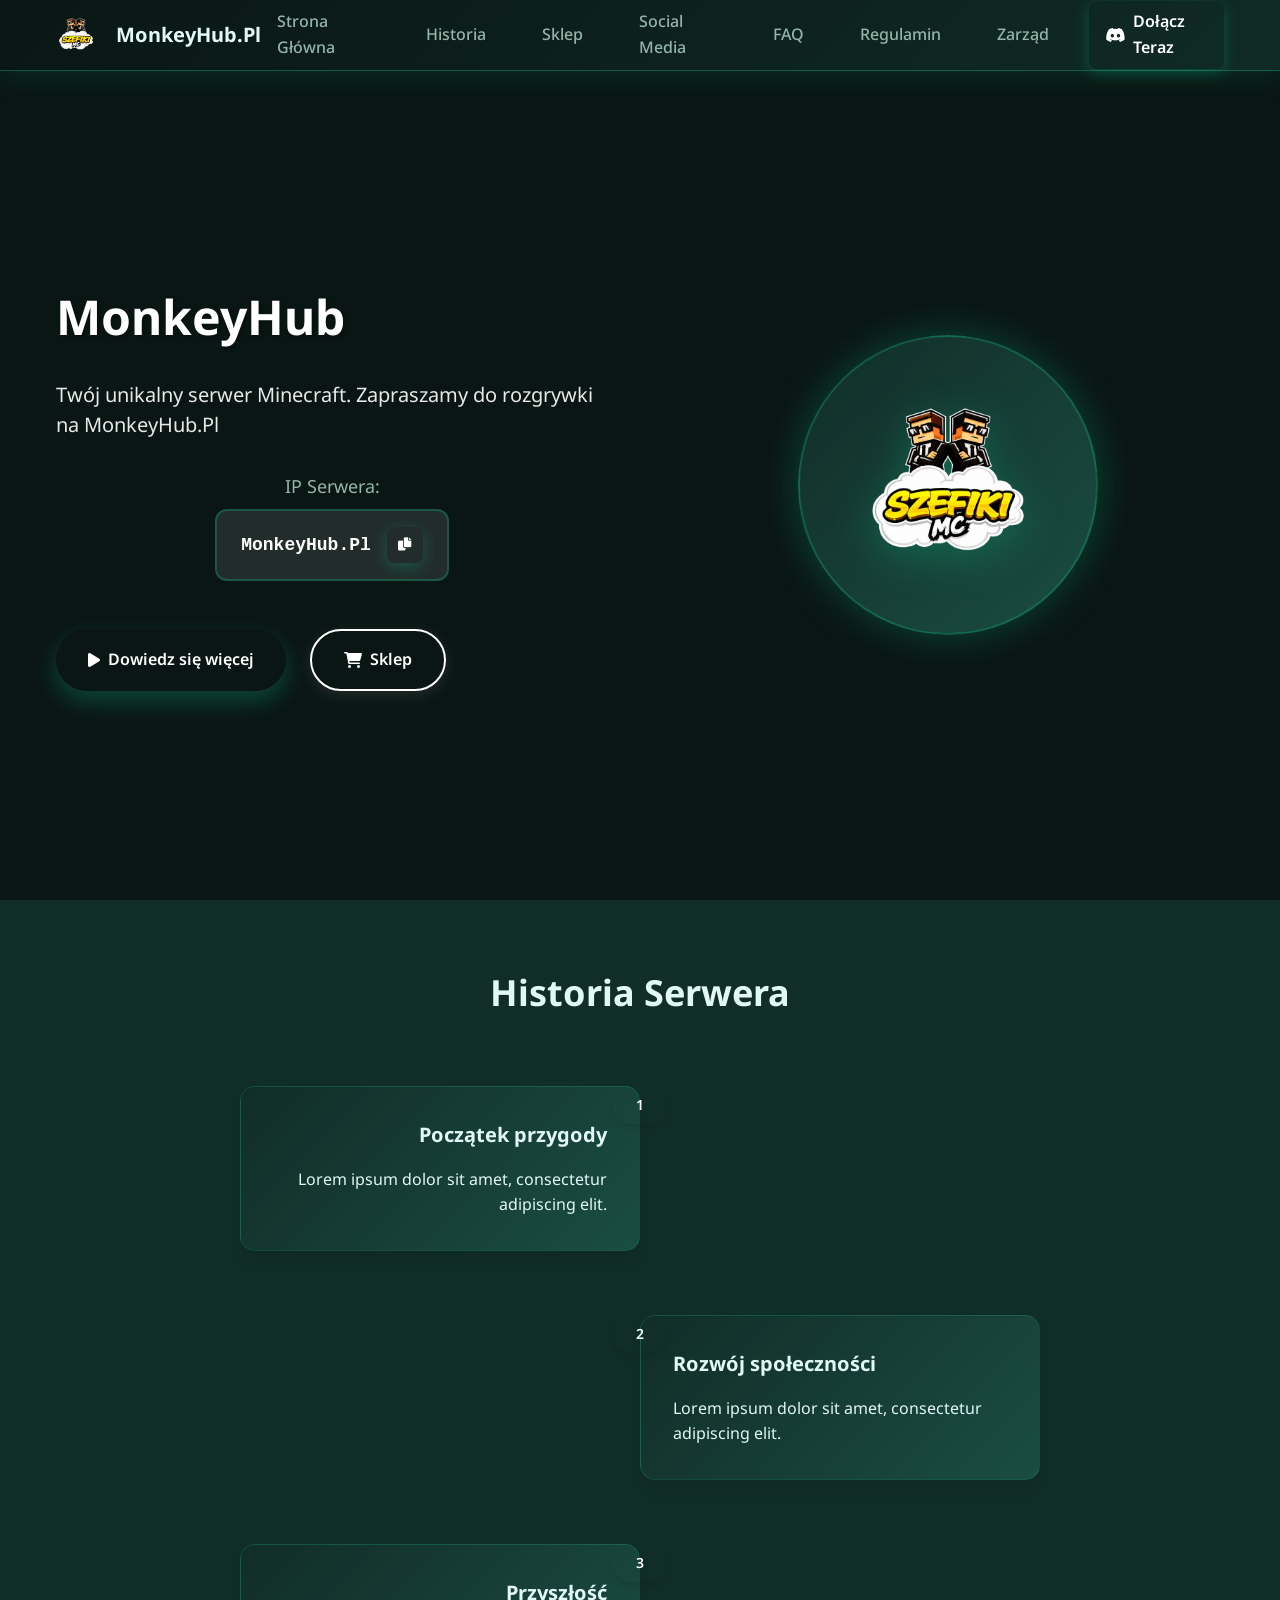
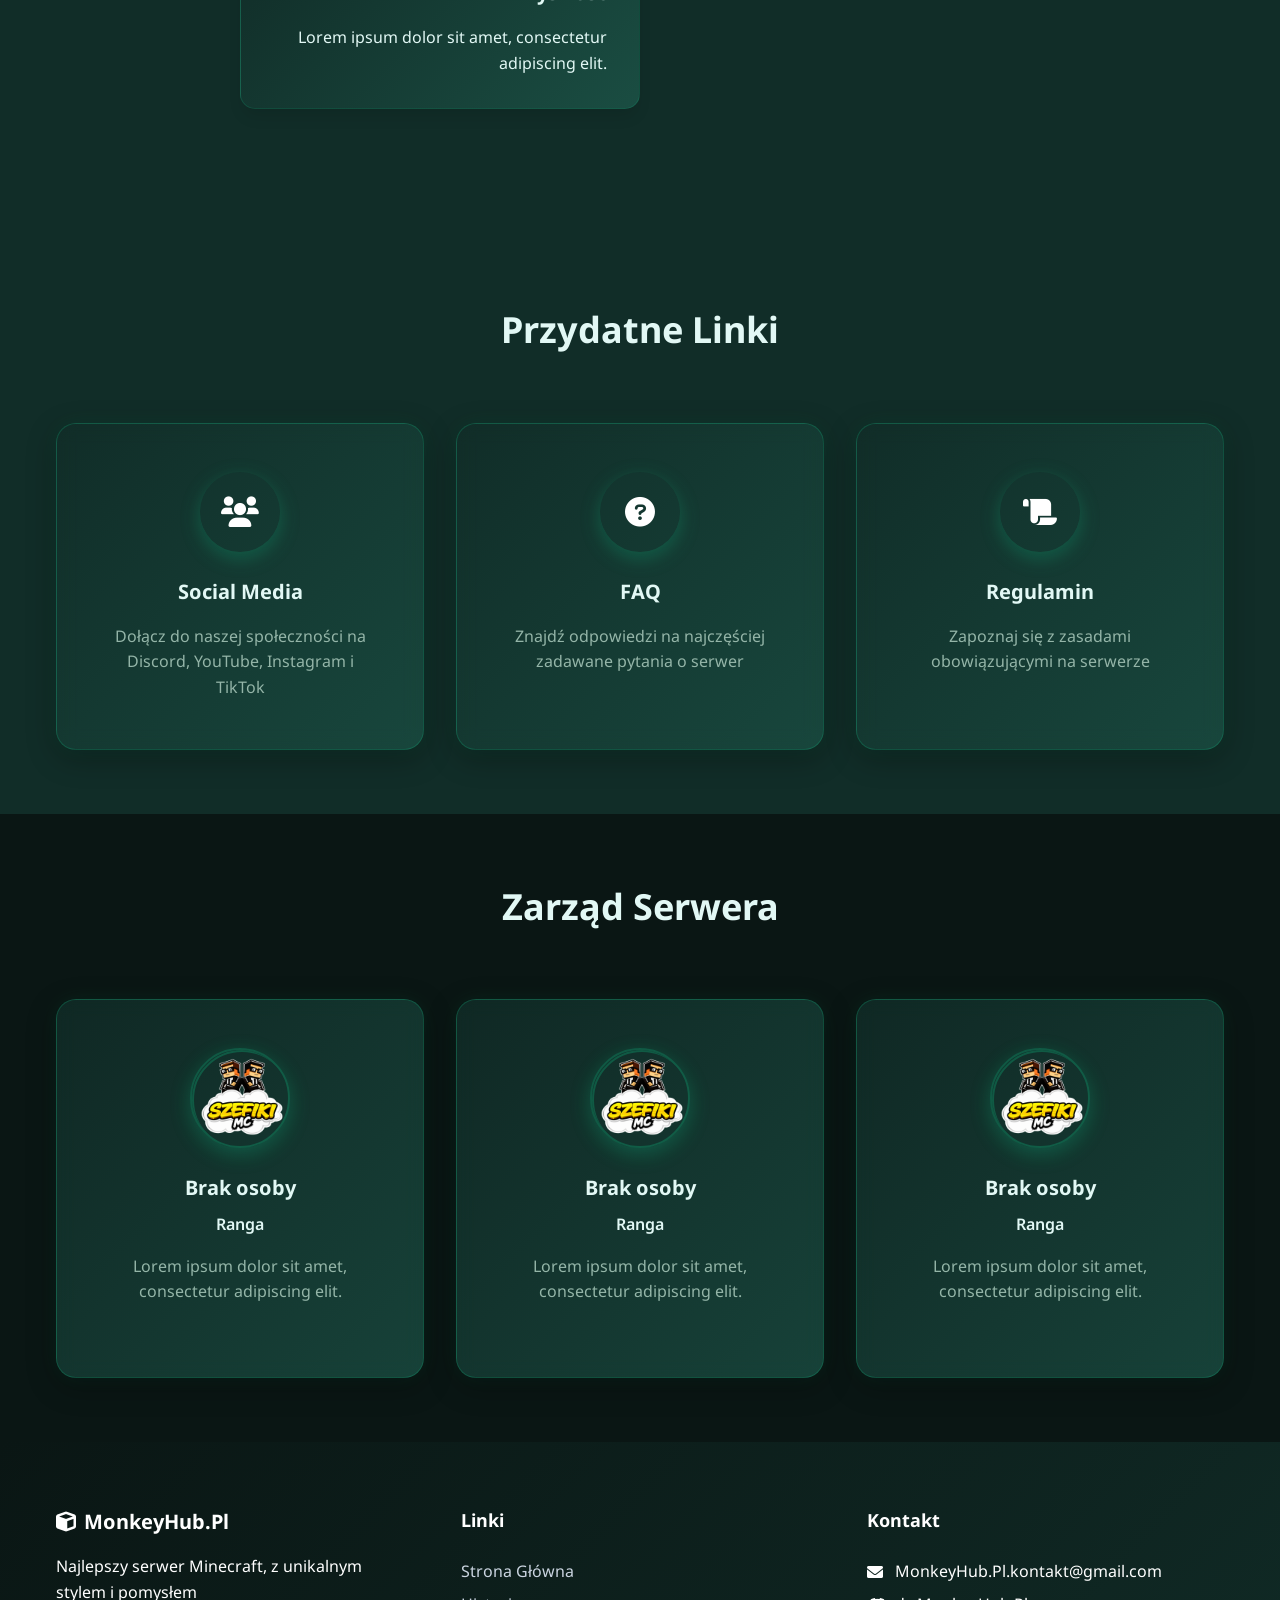
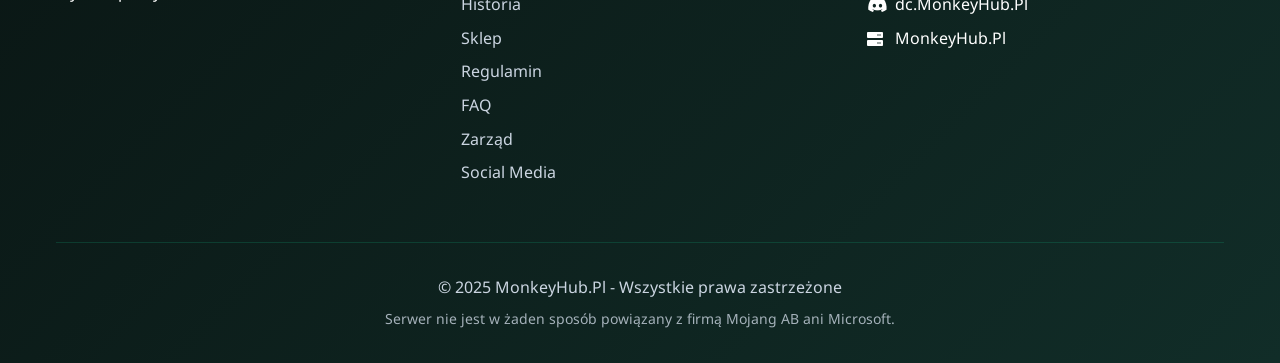
<file: index.html>
<!DOCTYPE html>
<html lang="pl">
<head>
    <meta charset="UTF-8">
    <meta name="viewport" content="width=device-width, initial-scale=1.0">
    <title>MonkeyHub.Pl - Twój unikalny serwer Minecraft</title>
    <link rel="stylesheet" href="styles.css">
    <link rel="icon" type="logo.png" href="logo.png">
    <link href="https://fonts.googleapis.com/css2?family=Noto+Sans:wght@300;400;500;700&display=swap" rel="stylesheet">
    <link rel="stylesheet" href="https://cdnjs.cloudflare.com/ajax/libs/font-awesome/6.0.0/css/all.min.css">
</head>
<body>
    <nav class="navbar">
        <div class="nav-container">
            <div class="nav-logo">
                <div class="logo">
                    <img src="logo.png" alt="777code Logo" />
                </div>
                <span>MonkeyHub.Pl</span>
            </div>
            <ul class="nav-menu">
                <li><a href="#home" class="nav-link">Strona Główna</a></li>
                <li><a href="#about" class="nav-link">Historia</a></li>
                <li><a href="https://itemshop.777code" target="_blank" class="nav-link">Sklep</a></li>
                <li><a href="social-media.html" class="nav-link">Social Media</a></li>
                <li><a href="faq.html" class="nav-link">FAQ</a></li>
                <li><a href="regulamin.html" class="nav-link">Regulamin</a></li>
                <li><a href="#staff" class="nav-link">Zarząd</a></li>
                <li><a href="https://discord.gg/777code" target="_blank" class="nav-link discord-link">
                    <i class="fab fa-discord"></i> Dołącz Teraz
                </a></li>
            </ul>
            <div class="hamburger">
                <span></span>
                <span></span>
                <span></span>
            </div>
        </div>
    </nav>

    <section id="home" class="hero">
        <div class="hero-background">
        </div>
        <div class="hero-content">
            <div class="hero-text">
                <h1 class="hero-title">
                    <span class="main-title">MonkeyHub.Pl</span>
                </h1>
                <p class="hero-subtitle">Twój unikalny serwer Minecraft. Zapraszamy do rozgrywki na <bold>MonkeyHub.Pl</bold></p>
                <div class="ip-display">
                    <span class="ip-label">IP Serwera:</span>
                    <div class="ip-container">
                        <code class="server-ip">MonkeyHub.Pl</code>
                        <button class="copy-btn" onclick="copyIP()" title="Kopiuj IP">
                            <i class="fas fa-copy"></i>
                        </button>
                    </div>
                </div>
                <div class="hero-buttons">
                    <a href="#about" class="btn btn-primary">
                        <i class="fas fa-play"></i>
                        Dowiedz się więcej
                    </a>
                    <a href="https://itemshop.MonkeyHub.Pl" target="_blank" class="btn btn-secondary">
                        <i class="fas fa-shopping-cart"></i>
                        Sklep
                    </a>
                </div>
            </div>
            <div class="hero-visual">
                <div class="server-logo-container">
                    <img src="logo.png" alt="MonkeyHub Logo" class="server-logo" />
                </div>
            </div>
        </div>
    </section>

    <section id="about" class="about">
        <div class="container">
            <h2 class="section-title">
                Historia Serwera
            </h2>
            <div class="timeline">
                <div class="timeline-item">
                    <div class="timeline-date"></div>
                    <div class="timeline-content">
                        <h3>Początek przygody</h3>
                        <p>Lorem ipsum dolor sit amet, consectetur adipiscing elit.</p>
                    </div>
                </div>
                <div class="timeline-item">
                    <div class="timeline-date"></div>
                    <div class="timeline-content">
                        <h3>Rozwój społeczności</h3>
                        <p>Lorem ipsum dolor sit amet, consectetur adipiscing elit.</p>
                    </div>
                </div>
                <div class="timeline-item">
                    <div class="timeline-date"></div>
                    <div class="timeline-content">
                        <h3>Przyszłość</h3>
                        <p>Lorem ipsum dolor sit amet, consectetur adipiscing elit.</p>
                    </div>
                </div>
            </div>
        </div>
    </section>

    <section id="quick-links" class="quick-links">
        <div class="container">
            <h2 class="section-title">
                Przydatne Linki
            </h2>
            <div class="quick-links-grid">
                <a href="social-media.html" class="quick-link-card">
                    <div class="quick-link-icon">
                        <i class="fas fa-users"></i>
                    </div>
                    <h3>Social Media</h3>
                    <p>Dołącz do naszej społeczności na Discord, YouTube, Instagram i TikTok</p>
                </a>
                
                <a href="faq.html" class="quick-link-card">
                    <div class="quick-link-icon">
                        <i class="fas fa-question-circle"></i>
                    </div>
                    <h3>FAQ</h3>
                    <p>Znajdź odpowiedzi na najczęściej zadawane pytania o serwer</p>
                </a>
                
                <a href="regulamin.html" class="quick-link-card">
                    <div class="quick-link-icon">
                        <i class="fas fa-scroll"></i>
                    </div>
                    <h3>Regulamin</h3>
                    <p>Zapoznaj się z zasadami obowiązującymi na serwerze</p>
                </a>
            </div>
        </div>
    </section>
    
    <section id="staff" class="staff">
        <div class="container">
            <h2 class="section-title">
                Zarząd Serwera
            </h2>
            <div class="staff-grid">
                <div class="staff-card">
                    <div class="staff-avatar owner">
                        <img src="logo.png" alt="avatar" class="staff-avatar" />
                    </div>
                    <h3>Brak osoby</h3>
                    <p class="staff-role">Ranga</p>
                    <p class="staff-description">Lorem ipsum dolor sit amet, consectetur adipiscing elit.</p>
                    <div class="staff-social">                    
                    </div>
                </div>
                <div class="staff-card">
                    <div class="staff-avatar owner">
                        <img src="logo.png" alt="avatar" class="staff-avatar" />
                    </div>
                    <h3>Brak osoby</h3>
                    <p class="staff-role">Ranga</p>
                    <p class="staff-description">Lorem ipsum dolor sit amet, consectetur adipiscing elit.</p>
                    <div class="staff-social">                    
                    </div>
                </div>
                <div class="staff-card">
                    <div class="staff-avatar owner">
                        <img src="logo.png" alt="avatar" class="staff-avatar" />
                    </div>
                    <h3>Brak osoby</h3>
                    <p class="staff-role">Ranga</p>
                    <p class="staff-description">Lorem ipsum dolor sit amet, consectetur adipiscing elit.</p>
                    <div class="staff-social">                    
                    </div>
                </div>
            </div>
        </div>
    </section>

    <footer class="footer">
        <div class="container">
            <div class="footer-content">
                <div class="footer-section">
                    <div class="footer-logo">
                        <i class="fas fa-cube"></i>
                        <span>MonkeyHub.Pl</span>
                    </div>
                    <p>Najlepszy serwer Minecraft, z unikalnym stylem i pomysłem</p>
                </div>
                
                <div class="footer-section">
                    <h4>Linki</h4>
                    <ul>
                        <li><a href="#home">Strona Główna</a></li>
                        <li><a href="#about">Historia</a></li>
                        <li><a href="#shop">Sklep</a></li>
                        <li><a href="regulamin.html">Regulamin</a></li>
                        <li><a href="faq.html">FAQ</a></li>
                        <li><a href="#staff">Zarząd</a></li>
                        <li><a href="social-media.html">Social Media</a></li>
                    </ul>
                </div>

                <div class="footer-section">
                    <h4>Kontakt</h4>
                    <div class="contact-info">
                        <p><i class="fas fa-envelope"></i> MonkeyHub.Pl.kontakt@gmail.com</p>
                        <p><i class="fab fa-discord"></i> dc.MonkeyHub.Pl</p>
                        <p><i class="fas fa-server"></i> MonkeyHub.Pl</p>
                    </div>
                </div>
            </div>
            <div class="footer-bottom">
                <p>&copy; 2025 MonkeyHub.Pl - Wszystkie prawa zastrzeżone</p>
                <p class="disclaimer">Serwer nie jest w żaden sposób powiązany z firmą Mojang AB ani Microsoft.</p>
            </div>
        </div>
    </footer>

    <script src="script.js"></script>
</body>
</html>
</file>
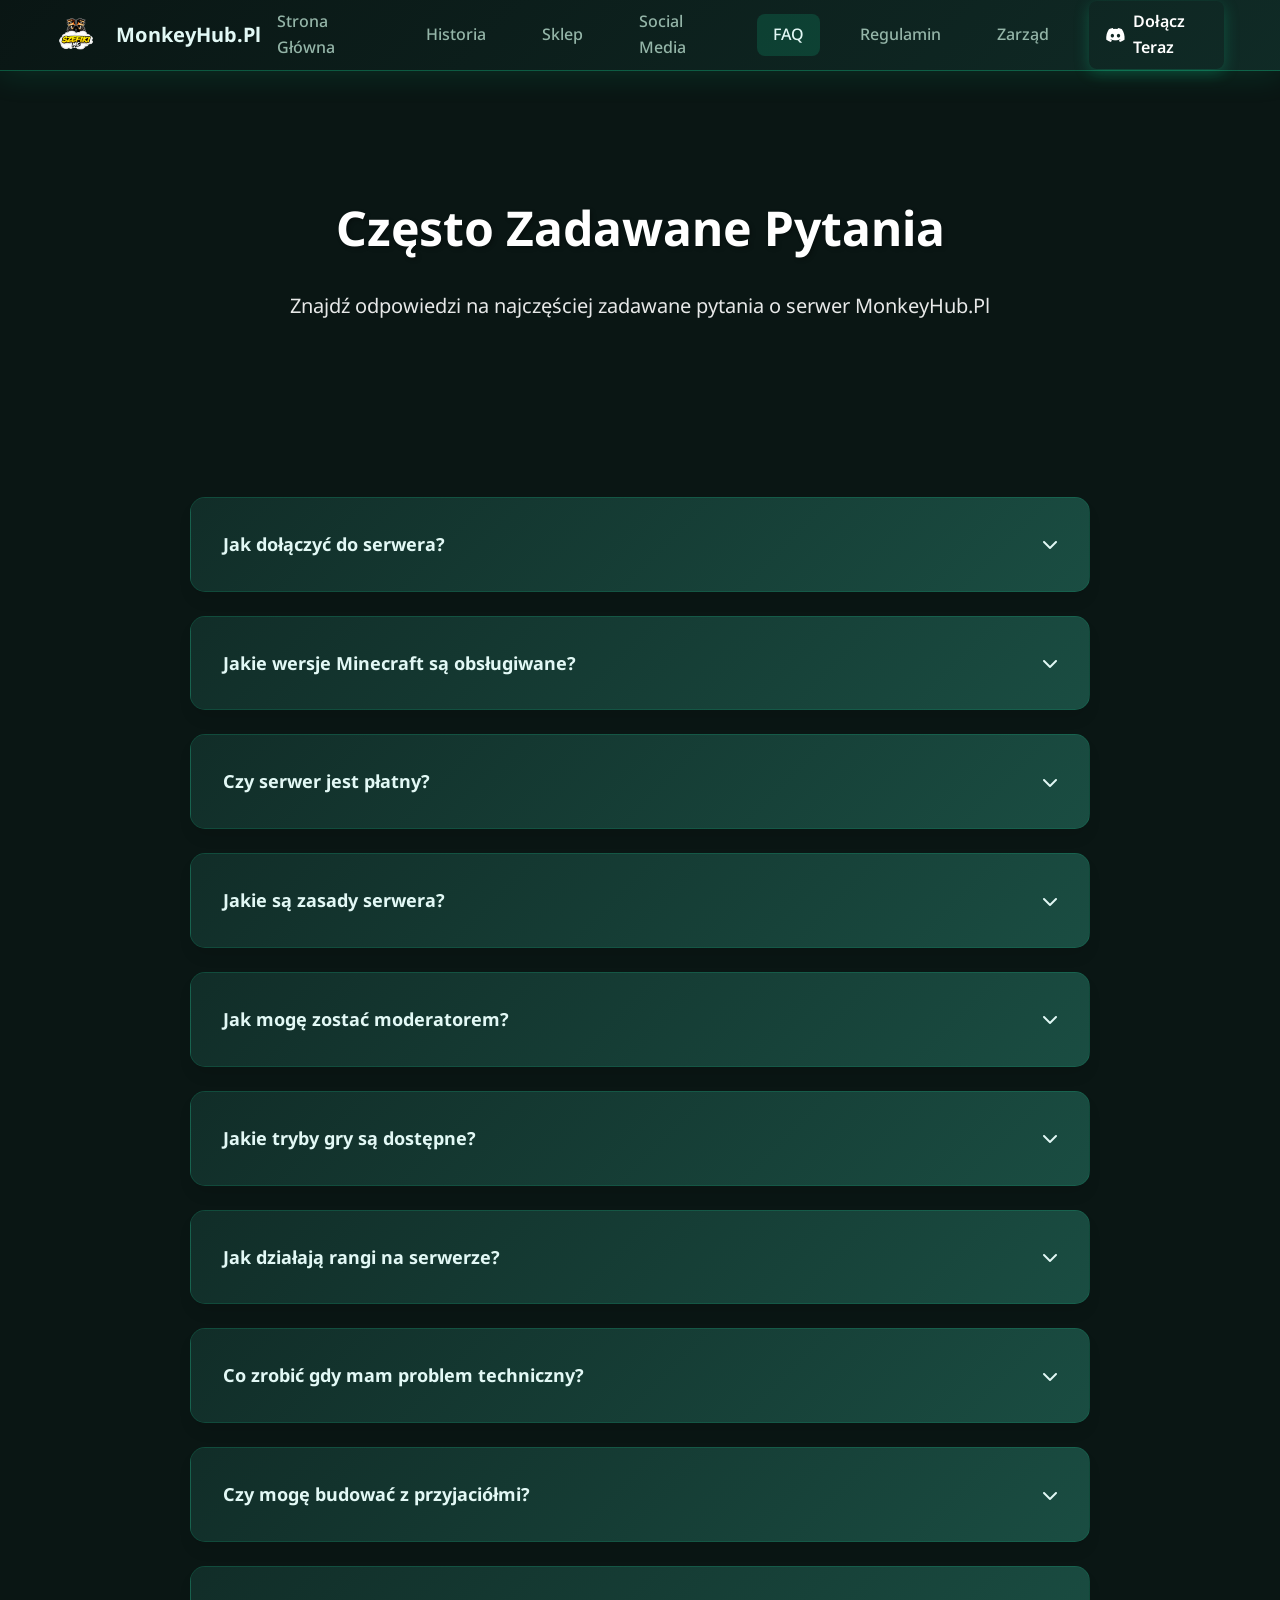
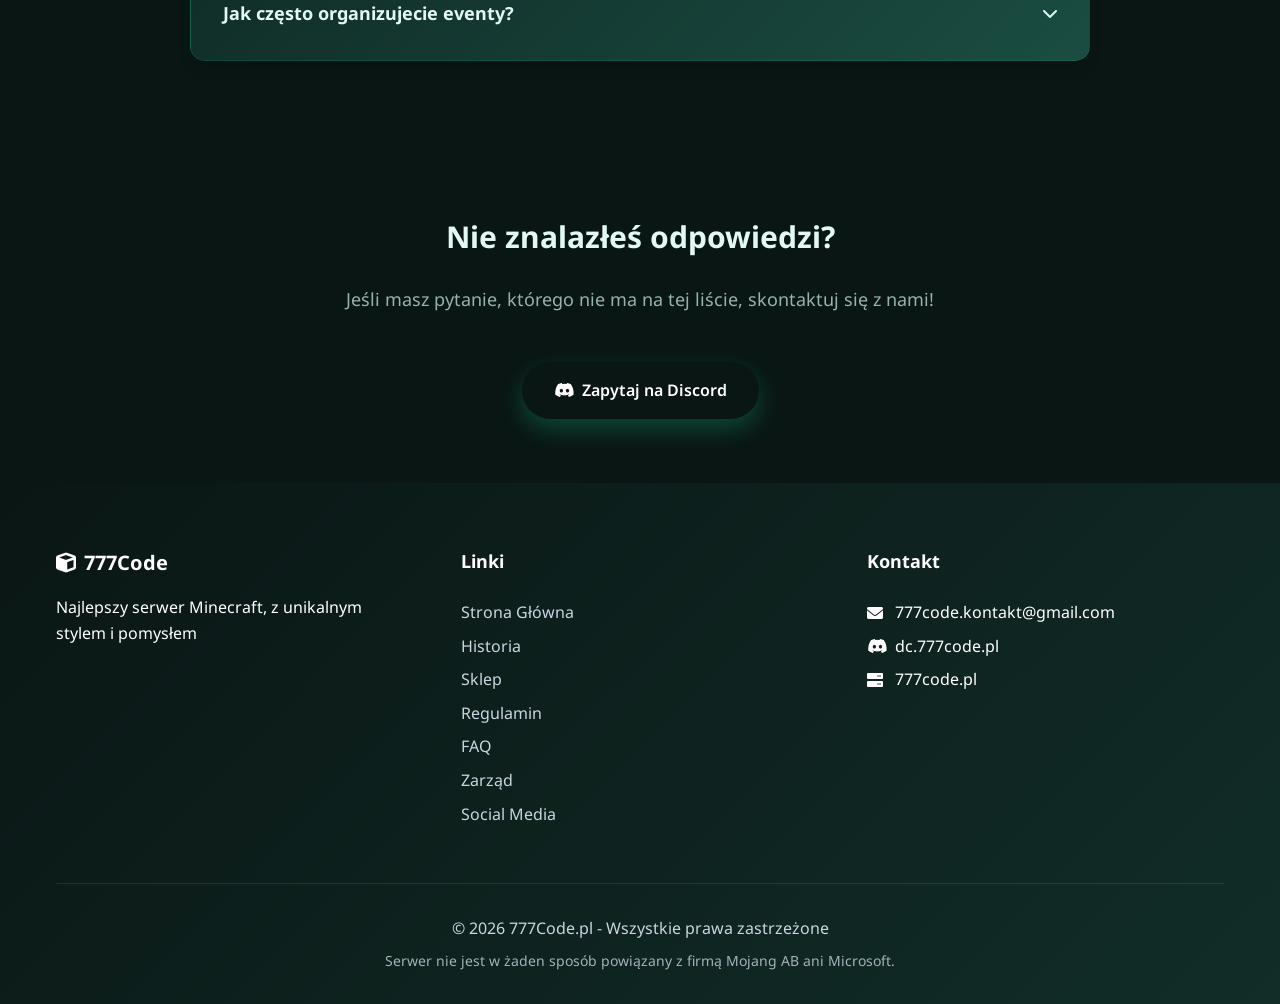
<file: faq.html>
<!DOCTYPE html>
<html lang="pl">
<head>
    <meta charset="UTF-8">
    <meta name="viewport" content="width=device-width, initial-scale=1.0">
    <title>MonkeyHub.Pl - FAQ</title>
    <link rel="stylesheet" href="styles.css">
    <link rel="icon" type="logo.png" href="logo.png">
    <link href="https://fonts.googleapis.com/css2?family=Noto+Sans:wght@300;400;500;700&display=swap" rel="stylesheet">
    <link rel="stylesheet" href="https://cdnjs.cloudflare.com/ajax/libs/font-awesome/6.0.0/css/all.min.css">
</head>
<body>
    <nav class="navbar">
        <div class="nav-container">
            <div class="nav-logo">
                <div class="logo">
                    <img src="logo.png" alt="777code Logo" />
                </div>
                <span>MonkeyHub.Pl</span>
            </div>
            <ul class="nav-menu">
                <li><a href="index.html" class="nav-link">Strona Główna</a></li>
                <li><a href="index.html#about" class="nav-link">Historia</a></li>
                <li><a href="index.html#shop" class="nav-link">Sklep</a></li>
                <li><a href="social-media.html" class="nav-link">Social Media</a></li>
                <li><a href="faq.html" class="nav-link active">FAQ</a></li>
                <li><a href="regulamin.html" class="nav-link">Regulamin</a></li>
                <li><a href="index.html#staff" class="nav-link">Zarząd</a></li>
                <li><a href="https://discord.gg/777code" target="_blank" class="nav-link discord-link">
                    <i class="fab fa-discord"></i> Dołącz Teraz
                </a></li>
            </ul>
            <div class="hamburger">
                <span></span>
                <span></span>
                <span></span>
            </div>
        </div>
    </nav>

    <section class="page-hero">
        <div class="container">
            <div class="page-hero-content">
                <h1 class="page-title">Często Zadawane Pytania</h1>
                <p class="page-subtitle">Znajdź odpowiedzi na najczęściej zadawane pytania o serwer MonkeyHub.Pl</p>
            </div>
        </div>
    </section>

    <section class="faq-section">
        <div class="container">
            <div class="faq-container">
                <div class="faq-item">
                    <div class="faq-question">
                        <h3>Jak dołączyć do serwera?</h3>
                        <i class="fas fa-chevron-down"></i>
                    </div>
                    <div class="faq-answer">
                        <p>Wystarczy wpisać IP serwera w grze Minecraft: <strong>play.MonkeyHub.Pl</strong>. Po połączeniu zostaniesz przeniesiony do lobby, gdzie możesz wybrać tryb gry i rozpocząć swoją przygodę.</p>
                    </div>
                </div>

                <div class="faq-item">
                    <div class="faq-question">
                        <h3>Jakie wersje Minecraft są obsługiwane?</h3>
                        <i class="fas fa-chevron-down"></i>
                    </div>
                    <div class="faq-answer">
                        <p>Obsługujemy wszystkie wersje od 1.16 do najnowszej. Zalecamy używanie najnowszej wersji dla najlepszego doświadczenia i dostępu do wszystkich funkcji serwera.</p>
                    </div>
                </div>

                <div class="faq-item">
                    <div class="faq-question">
                        <h3>Czy serwer jest płatny?</h3>
                        <i class="fas fa-chevron-down"></i>
                    </div>
                    <div class="faq-answer">
                        <p>Serwer jest całkowicie darmowy! Opcjonalnie możesz wspomóc nas przez zakupy w sklepie, które pomagają w rozwoju serwera i dodawaniu nowych funkcji.</p>
                    </div>
                </div>

                <div class="faq-item">
                    <div class="faq-question">
                        <h3>Jakie są zasady serwera?</h3>
                        <i class="fas fa-chevron-down"></i>
                    </div>
                    <div class="faq-answer">
                        <p>Główne zasady to: szacunek do innych graczy, zakaz używania cheaterów, zakaz griefowania i budowania w nieodpowiednich miejscach. Pełny regulamin znajdziesz w sekcji <a href="regulamin.html">"Regulamin"</a>.</p>
                    </div>
                </div>

                <div class="faq-item">
                    <div class="faq-question">
                        <h3>Jak mogę zostać moderatorem?</h3>
                        <i class="fas fa-chevron-down"></i>
                    </div>
                    <div class="faq-answer">
                        <p>Moderatorzy są wybierani spośród aktywnych i pomocnych członków społeczności. Pokazuj się z dobrej strony, pomagaj innym graczom i bądź aktywny na Discord! Aplikacje można składać przez bota na Discord.</p>
                    </div>
                </div>

                <div class="faq-item">
                    <div class="faq-question">
                        <h3>Jakie tryby gry są dostępne?</h3>
                        <i class="fas fa-chevron-down"></i>
                    </div>
                    <div class="faq-answer">
                        <p>Na serwerze dostępne są: Survival, Creative, Parkour, PvP Arena, Skyblock oraz specjalne eventy. Każdy tryb ma swoje unikalne funkcje i nagrody.</p>
                    </div>
                </div>

                <div class="faq-item">
                    <div class="faq-question">
                        <h3>Jak działają rangi na serwerze?</h3>
                        <i class="fas fa-chevron-down"></i>
                    </div>
                    <div class="faq-answer">
                        <p>Rangi można otrzymać za aktywność, pomoc innym graczom lub zakupy w sklepie. Każda ranga daje dostęp do specjalnych funkcji, komend i kosmetyków.</p>
                    </div>
                </div>

                <div class="faq-item">
                    <div class="faq-question">
                        <h3>Co zrobić gdy mam problem techniczny?</h3>
                        <i class="fas fa-chevron-down"></i>
                    </div>
                    <div class="faq-answer">
                        <p>W przypadku problemów technicznych skontaktuj się z nami na Discord w kanale #wsparcie-techniczne. Nasz zespół pomoże Ci rozwiązać problem jak najszybciej.</p>
                    </div>
                </div>

                <div class="faq-item">
                    <div class="faq-question">
                        <h3>Czy mogę budować z przyjaciółmi?</h3>
                        <i class="fas fa-chevron-down"></i>
                    </div>
                    <div class="faq-answer">
                        <p>Tak! Zachęcamy do współpracy i budowania razem. Możecie założyć klan, dzielić się terenami i tworzyć wspólne projekty. Więcej informacji znajdziesz na Discord.</p>
                    </div>
                </div>

                <div class="faq-item">
                    <div class="faq-question">
                        <h3>Jak często organizujecie eventy?</h3>
                        <i class="fas fa-chevron-down"></i>
                    </div>
                    <div class="faq-answer">
                        <p>Organizujemy eventy regularnie - co najmniej raz w tygodniu. Informacje o nadchodzących eventach publikujemy na Discord, YouTube i innych mediach społecznościowych.</p>
                    </div>
                </div>
            </div>
        </div>
    </section>

    <section class="contact-section">
        <div class="container">
            <div class="contact-content">
                <h2>Nie znalazłeś odpowiedzi?</h2>
                <p>Jeśli masz pytanie, którego nie ma na tej liście, skontaktuj się z nami!</p>
                <div class="contact-buttons">
                    <a href="https://discord.gg/777code" target="_blank" class="btn btn-primary">
                        <i class="fab fa-discord"></i>
                        Zapytaj na Discord
                    </a>
                </div>
            </div>
        </div>
    </section>

    <footer class="footer">
        <div class="container">
            <div class="footer-content">
                <div class="footer-section">
                    <div class="footer-logo">
                        <i class="fas fa-cube"></i>
                        <span>777Code</span>
                    </div>
                    <p>Najlepszy serwer Minecraft, z unikalnym stylem i pomysłem</p>
                </div>
                
                <div class="footer-section">
                    <h4>Linki</h4>
                    <ul>
                        <li><a href="index.html">Strona Główna</a></li>
                        <li><a href="index.html#about">Historia</a></li>
                        <li><a href="index.html#shop">Sklep</a></li>
                        <li><a href="regulamin.html">Regulamin</a></li>
                        <li><a href="faq.html">FAQ</a></li>
                        <li><a href="index.html#staff">Zarząd</a></li>
                        <li><a href="social-media.html">Social Media</a></li>
                    </ul>
                </div>

                <div class="footer-section">
                    <h4>Kontakt</h4>
                    <div class="contact-info">
                        <p><i class="fas fa-envelope"></i> 777code.kontakt@gmail.com</p>
                        <p><i class="fab fa-discord"></i> dc.777code.pl</p>
                        <p><i class="fas fa-server"></i> 777code.pl</p>
                    </div>
                </div>
            </div>
            <div class="footer-bottom">
                <p>&copy; 2026 777Code.pl - Wszystkie prawa zastrzeżone</p>
                <p class="disclaimer">Serwer nie jest w żaden sposób powiązany z firmą Mojang AB ani Microsoft.</p>
            </div>
        </div>
    </footer>

    <script src="script.js"></script>
</body>
</html>
</file>
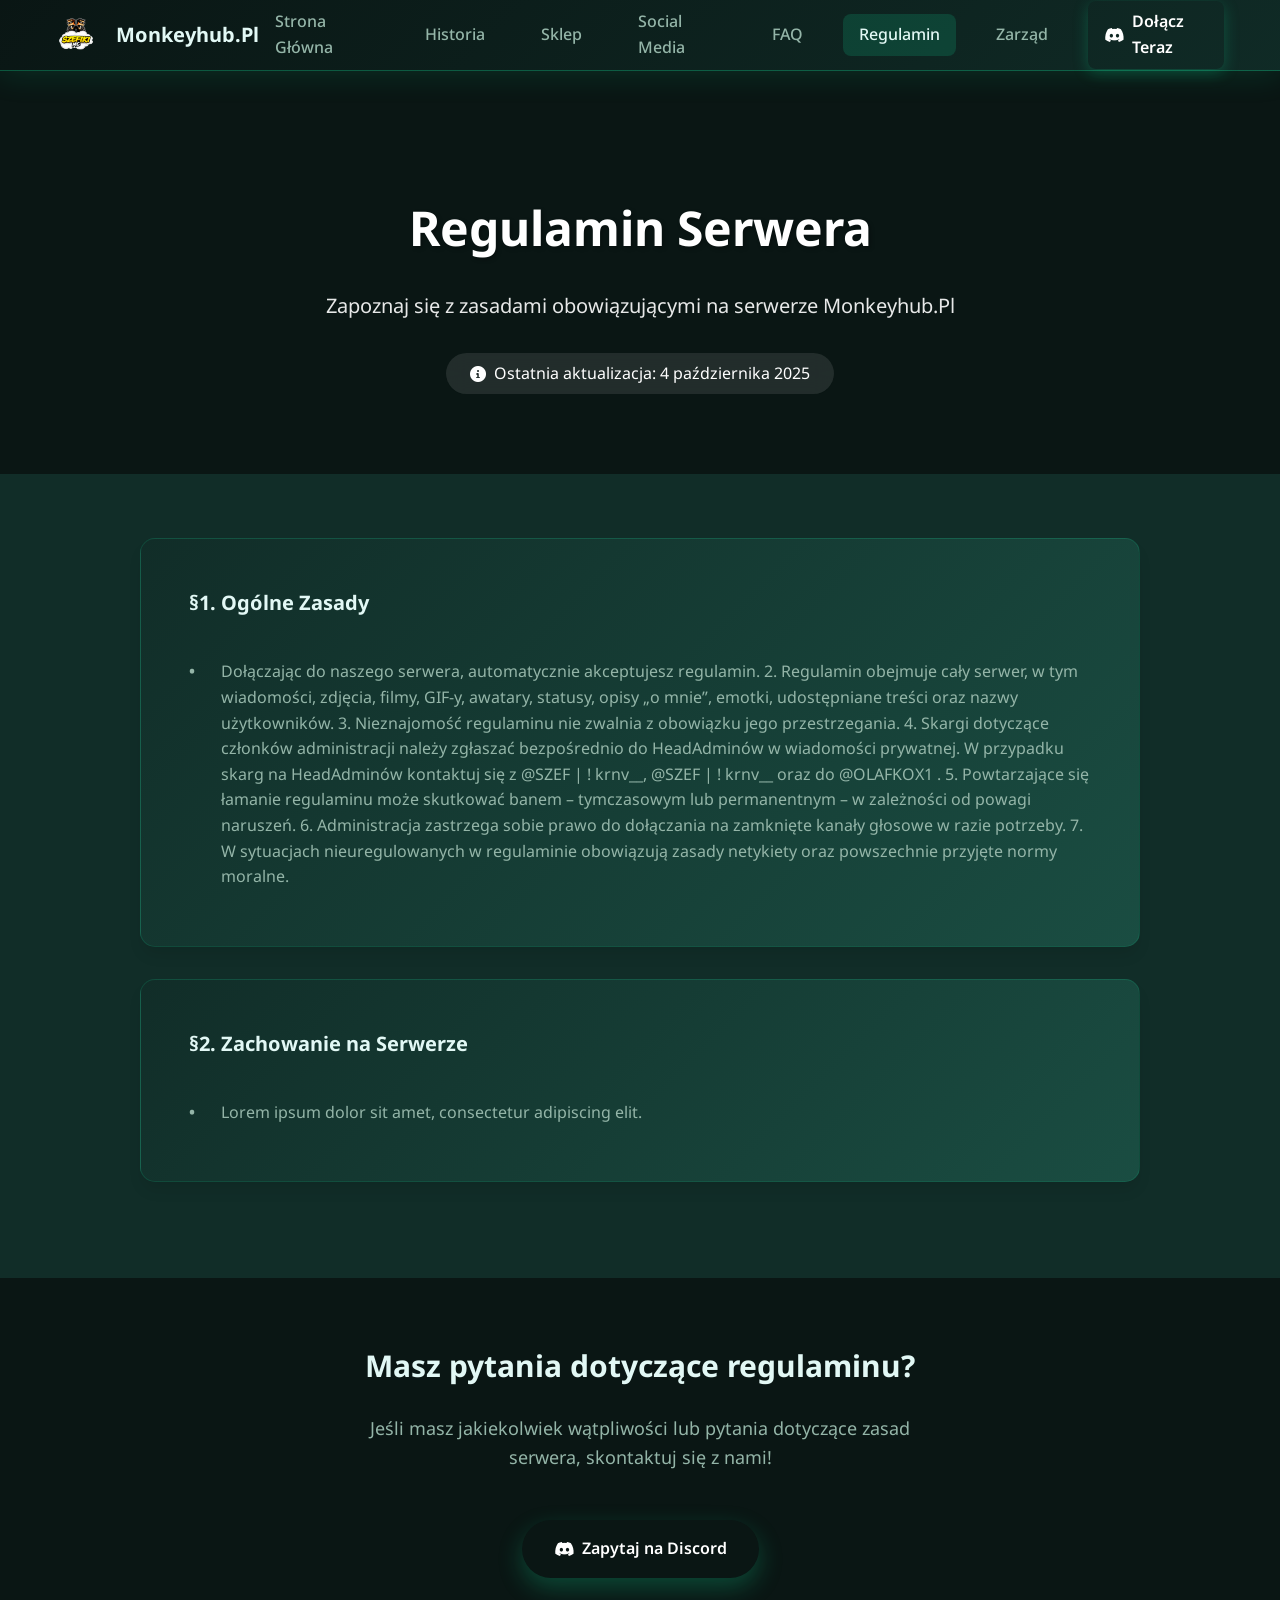
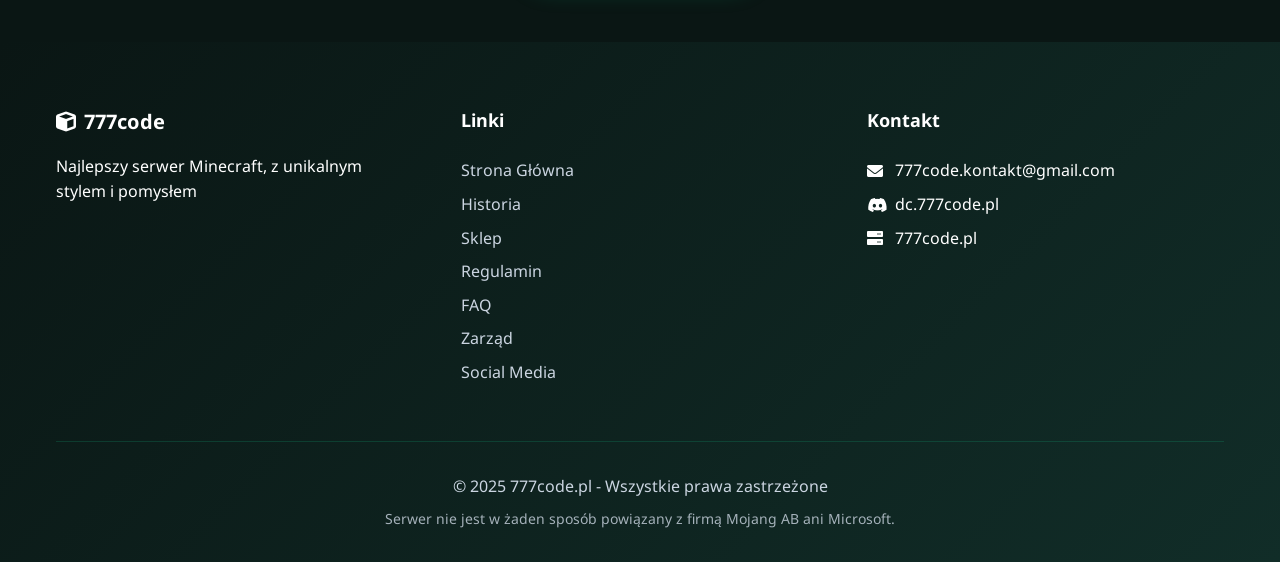
<file: regulamin.html>
<!DOCTYPE html>
<html lang="pl">
<head>
    <meta charset="UTF-8">
    <meta name="viewport" content="width=device-width, initial-scale=1.0">
    <title>Monkeyhub.Pl - Regulamin</title>
    <link rel="stylesheet" href="styles.css">
    <link rel="icon" type="logo.png" href="logo.png">
    <link href="https://fonts.googleapis.com/css2?family=Noto+Sans:wght@300;400;500;700&display=swap" rel="stylesheet">
    <link rel="stylesheet" href="https://cdnjs.cloudflare.com/ajax/libs/font-awesome/6.0.0/css/all.min.css">
</head>
<body>
    <nav class="navbar">
        <div class="nav-container">
            <div class="nav-logo">
                <div class="logo">
                    <img src="logo.png" alt="777code Logo" />
                </div>
                <span>Monkeyhub.Pl</span>
            </div>
            <ul class="nav-menu">
                <li><a href="index.html" class="nav-link">Strona Główna</a></li>
                <li><a href="index.html#about" class="nav-link">Historia</a></li>
                <li><a href="index.html#shop" class="nav-link">Sklep</a></li>
                <li><a href="social-media.html" class="nav-link">Social Media</a></li>
                <li><a href="faq.html" class="nav-link">FAQ</a></li>
                <li><a href="regulamin.html" class="nav-link active">Regulamin</a></li>
                <li><a href="index.html#staff" class="nav-link">Zarząd</a></li>
                <li><a href="https://discord.gg/777code" target="_blank" class="nav-link discord-link">
                    <i class="fab fa-discord"></i> Dołącz Teraz
                </a></li>
            </ul>
            <div class="hamburger">
                <span></span>
                <span></span>
                <span></span>
            </div>
        </div>
    </nav>

    <section class="page-hero">
        <div class="container">
            <div class="page-hero-content">
                <h1 class="page-title">Regulamin Serwera</h1>
                <p class="page-subtitle">Zapoznaj się z zasadami obowiązującymi na serwerze Monkeyhub.Pl</p>
                <div class="regulations-notice">
                    <i class="fas fa-info-circle"></i>
                    <span>Ostatnia aktualizacja: 4 października 2025</span>
                </div>
            </div>
        </div>
    </section>

    <section class="regulations-section">
        <div class="container">
            <div class="regulations-content">
                <div class="regulation-section">
                    <h3>§1. Ogólne Zasady</h3>
                    <ul>
                        <li>  Dołączając do naszego serwera, automatycznie akceptujesz regulamin.
2. Regulamin obejmuje cały serwer, w tym wiadomości, zdjęcia, filmy, GIF-y, awatary, statusy, opisy „o mnie”, emotki, udostępniane treści oraz nazwy użytkowników.
3. Nieznajomość regulaminu nie zwalnia z obowiązku jego przestrzegania.
4. Skargi dotyczące członków administracji należy zgłaszać bezpośrednio do HeadAdminów w wiadomości prywatnej. W przypadku skarg na HeadAdminów kontaktuj się z @SZEF | ! krnv__, @SZEF | ! krnv__ oraz do  @OLAFKOX1 .
5. Powtarzające się łamanie regulaminu może skutkować banem – tymczasowym lub permanentnym – w zależności od powagi naruszeń.
6. Administracja zastrzega sobie prawo do dołączania na zamknięte kanały głosowe w razie potrzeby.
7. W sytuacjach nieuregulowanych w regulaminie obowiązują zasady netykiety oraz powszechnie przyjęte normy moralne.
 
</li>
                    </ul>
                </div>
                <div class="regulation-section">
                    <h3>§2. Zachowanie na Serwerze</h3>
                    <ul>
                        <li>Lorem ipsum dolor sit amet, consectetur adipiscing elit.</li>
                    </ul>
                </div>
            </div>
        </div>
    </section>

    <section class="contact-section">
        <div class="container">
            <div class="contact-content">
                <h2>Masz pytania dotyczące regulaminu?</h2>
                <p>Jeśli masz jakiekolwiek wątpliwości lub pytania dotyczące zasad serwera, skontaktuj się z nami!</p>
                <div class="contact-buttons">
                    <a href="https://discord.gg/777code" target="_blank" class="btn btn-primary">
                        <i class="fab fa-discord"></i>
                        Zapytaj na Discord
                    </a>
                </div>
            </div>
        </div>
    </section>

    <footer class="footer">
        <div class="container">
            <div class="footer-content">
                <div class="footer-section">
                    <div class="footer-logo">
                        <i class="fas fa-cube"></i>
                        <span>777code</span>
                    </div>
                    <p>Najlepszy serwer Minecraft, z unikalnym stylem i pomysłem</p>
                </div>
                
                <div class="footer-section">
                    <h4>Linki</h4>
                    <ul>
                        <li><a href="index.html">Strona Główna</a></li>
                        <li><a href="index.html#about">Historia</a></li>
                        <li><a href="index.html#shop">Sklep</a></li>
                        <li><a href="regulamin.html">Regulamin</a></li>
                        <li><a href="faq.html">FAQ</a></li>
                        <li><a href="index.html#staff">Zarząd</a></li>
                        <li><a href="social-media.html">Social Media</a></li>
                    </ul>
                </div>

                <div class="footer-section">
                    <h4>Kontakt</h4>
                    <div class="contact-info">
                        <p><i class="fas fa-envelope"></i> 777code.kontakt@gmail.com</p>
                        <p><i class="fab fa-discord"></i> dc.777code.pl</p>
                        <p><i class="fas fa-server"></i> 777code.pl</p>
                    </div>
                </div>
            </div>
            <div class="footer-bottom">
                <p>&copy; 2025 777code.pl - Wszystkie prawa zastrzeżone</p>
                <p class="disclaimer">Serwer nie jest w żaden sposób powiązany z firmą Mojang AB ani Microsoft.</p>
            </div>
        </div>
    </footer>

    <script src="script.js"></script>
</body>
</html>
</file>
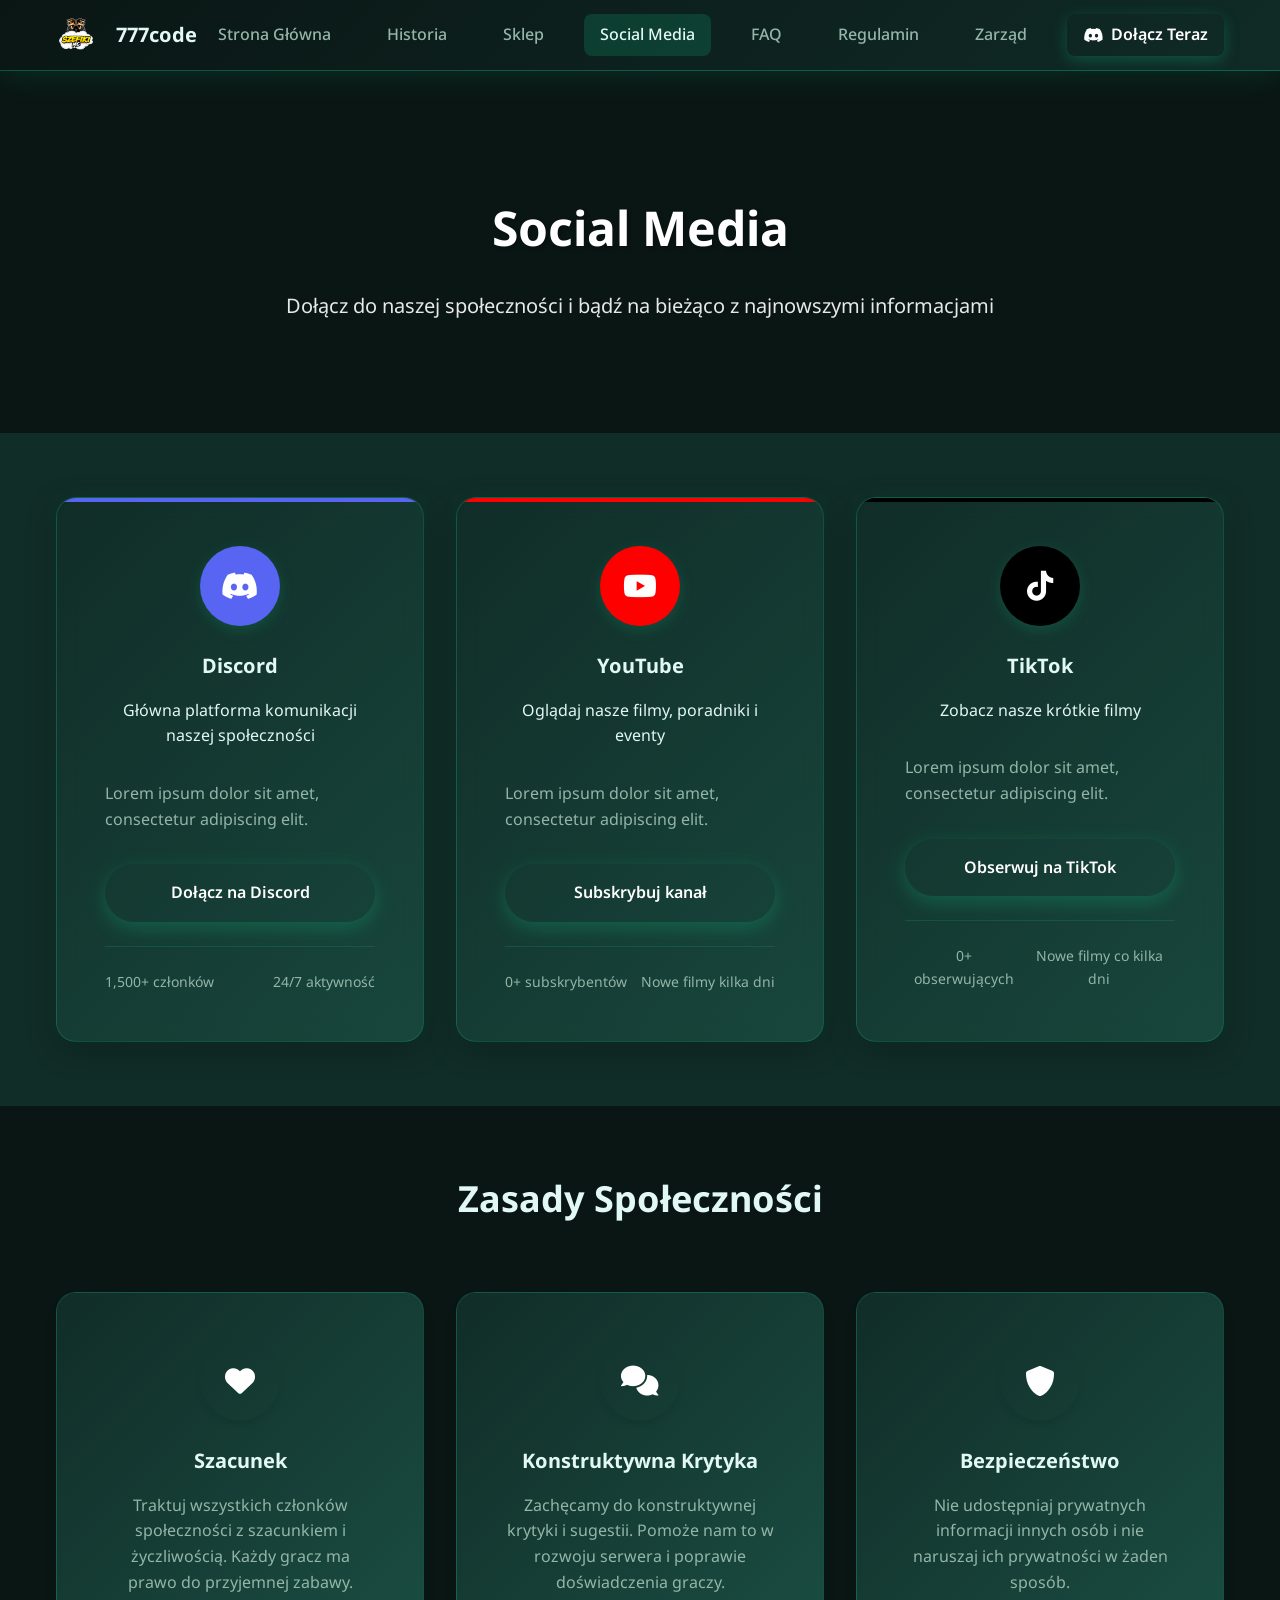
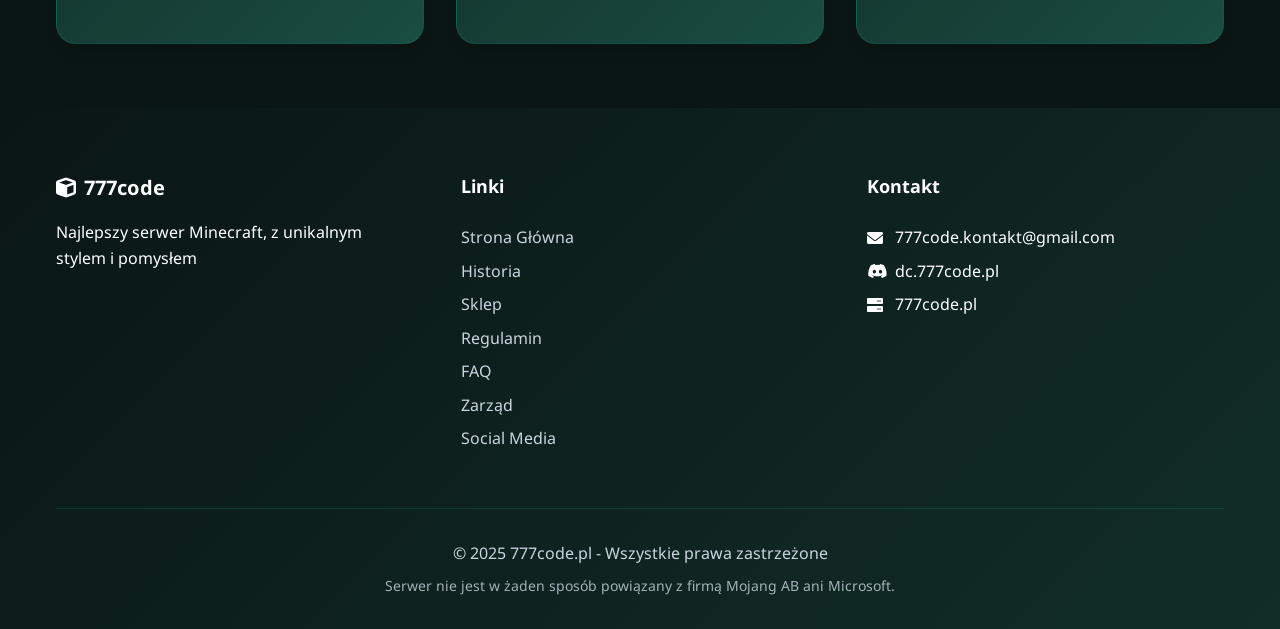
<file: social-media.html>
<!DOCTYPE html>
<html lang="pl">
<head>
    <meta charset="UTF-8">
    <meta name="viewport" content="width=device-width, initial-scale=1.0">
    <title>777code - Social Media</title>
    <link rel="stylesheet" href="styles.css">
    <link rel="icon" type="logo.png" href="logo.png">
    <link href="https://fonts.googleapis.com/css2?family=Noto+Sans:wght@300;400;500;700&display=swap" rel="stylesheet">
    <link rel="stylesheet" href="https://cdnjs.cloudflare.com/ajax/libs/font-awesome/6.0.0/css/all.min.css">
</head>
<body>
    <nav class="navbar">
        <div class="nav-container">
            <div class="nav-logo">
                <div class="logo">
                    <img src="logo.png" alt="777code Logo" />
                </div>
                <span>777code</span>
            </div>
            <ul class="nav-menu">
                <li><a href="index.html" class="nav-link">Strona Główna</a></li>
                <li><a href="index.html#about" class="nav-link">Historia</a></li>
                <li><a href="index.html#shop" class="nav-link">Sklep</a></li>
                <li><a href="social-media.html" class="nav-link active">Social Media</a></li>
                <li><a href="faq.html" class="nav-link">FAQ</a></li>
                <li><a href="regulamin.html" class="nav-link">Regulamin</a></li>
                <li><a href="index.html#staff" class="nav-link">Zarząd</a></li>
                <li><a href="https://discord.gg/777code" target="_blank" class="nav-link discord-link">
                    <i class="fab fa-discord"></i> Dołącz Teraz
                </a></li>
            </ul>
            <div class="hamburger">
                <span></span>
                <span></span>
                <span></span>
            </div>
        </div>
    </nav>

    <section class="page-hero">
        <div class="container">
            <div class="page-hero-content">
                <h1 class="page-title">Social Media</h1>
                <p class="page-subtitle">Dołącz do naszej społeczności i bądź na bieżąco z najnowszymi informacjami</p>
            </div>
        </div>
    </section>

    <section class="social-section">
        <div class="container">
            <div class="social-grid">
                <div class="social-card discord">
                    <div class="social-icon">
                        <i class="fab fa-discord"></i>
                    </div>
                    <h3>Discord</h3>
                    <p>Główna platforma komunikacji naszej społeczności</p>
                    <ul class="social-features">
                        <li>Lorem ipsum dolor sit amet, consectetur adipiscing elit.</li>
                    </ul>
                    <a href="https://dc.777code.pl" target="_blank" class="btn btn-social">Dołącz na Discord</a>
                    <div class="social-stats">
                        <span>1,500+ członków</span>
                        <span>24/7 aktywność</span>
                    </div>
                </div>

                <div class="social-card youtube">
                    <div class="social-icon">
                        <i class="fab fa-youtube"></i>
                    </div>
                    <h3>YouTube</h3>
                    <p>Oglądaj nasze filmy, poradniki i eventy</p>
                    <ul class="social-features">
                        <li>Lorem ipsum dolor sit amet, consectetur adipiscing elit.</li>
                    </ul>
                    <a href="https://www.youtube.com/@777code-Dev" target="_blank" class="btn btn-social">Subskrybuj kanał</a>
                    <div class="social-stats">
                        <span>0+ subskrybentów</span>
                        <span>Nowe filmy kilka dni</span>
                    </div>
                </div>

                <div class="social-card tiktok">
                    <div class="social-icon">
                        <i class="fab fa-tiktok"></i>
                    </div>
                    <h3>TikTok</h3>
                    <p>Zobacz nasze krótkie filmy</p>
                    <ul class="social-features">
                        <li>Lorem ipsum dolor sit amet, consectetur adipiscing elit.</li>
                    </ul>
                    <a href="https://www.tiktok.com/@777code_" target="_blank" class="btn btn-social">Obserwuj na TikTok</a>
                    <div class="social-stats">
                        <span>0+ obserwujących</span>
                        <span>Nowe filmy co kilka dni</span>
                    </div>
                </div>
            </div>
        </div>
    </section>

    <section class="guidelines-section">
        <div class="container">
            <h2 class="section-title">Zasady Społeczności</h2>
            <div class="guidelines-grid">
                <div class="guideline-card">
                    <div class="guideline-icon">
                        <i class="fas fa-heart"></i>
                    </div>
                    <h3>Szacunek</h3>
                    <p>Traktuj wszystkich członków społeczności z szacunkiem i życzliwością. Każdy gracz ma prawo do przyjemnej zabawy.</p>
                </div>
                
                <div class="guideline-card">
                    <div class="guideline-icon">
                        <i class="fas fa-comments"></i>
                    </div>
                    <h3>Konstruktywna Krytyka</h3>
                    <p>Zachęcamy do konstruktywnej krytyki i sugestii. Pomoże nam to w rozwoju serwera i poprawie doświadczenia graczy.</p>
                </div>
                
                <div class="guideline-card">
                    <div class="guideline-icon">
                        <i class="fas fa-shield-alt"></i>
                    </div>
                    <h3>Bezpieczeństwo</h3>
                    <p>Nie udostępniaj prywatnych informacji innych osób i nie naruszaj ich prywatności w żaden sposób.</p>
                </div>
            </div>
        </div>
    </section>

    <footer class="footer">
        <div class="container">
            <div class="footer-content">
                <div class="footer-section">
                    <div class="footer-logo">
                        <i class="fas fa-cube"></i>
                        <span>777code</span>
                    </div>
                    <p>Najlepszy serwer Minecraft, z unikalnym stylem i pomysłem</p>
                </div>
                
                <div class="footer-section">
                    <h4>Linki</h4>
                    <ul>
                        <li><a href="index.html">Strona Główna</a></li>
                        <li><a href="index.html#about">Historia</a></li>
                        <li><a href="index.html#shop">Sklep</a></li>
                        <li><a href="regulamin.html">Regulamin</a></li>
                        <li><a href="faq.html">FAQ</a></li>
                        <li><a href="index.html#staff">Zarząd</a></li>
                        <li><a href="social-media.html">Social Media</a></li>
                    </ul>
                </div>

                <div class="footer-section">
                    <h4>Kontakt</h4>
                    <div class="contact-info">
                        <p><i class="fas fa-envelope"></i> 777code.kontakt@gmail.com</p>
                        <p><i class="fab fa-discord"></i> dc.777code.pl</p>
                        <p><i class="fas fa-server"></i> 777code.pl</p>
                    </div>
                </div>
            </div>
            <div class="footer-bottom">
                <p>&copy; 2025 777code.pl - Wszystkie prawa zastrzeżone</p>
                <p class="disclaimer">Serwer nie jest w żaden sposób powiązany z firmą Mojang AB ani Microsoft.</p>
            </div>
        </div>
    </footer>

    <script src="script.js"></script>
</body>
</html>
</file>
<file: styles.css>
* {
    margin: 0;
    padding: 0;
    box-sizing: border-box;
}

:root {
    --primary-yellow: #10B981;
    --secondary-yellow: #059669;
    --light-yellow: #34D399;
    --dark-yellow: #047857;
    --accent-yellow: #065F46;
    
    --sakura-pink: #ee3e7c;
    --golden-yellow: #FDE047;
    --deep-red: #DC2626;
    --charcoal: #1F2937;
    --paper-white: #FEFEFE;
    
    --bg-primary: #0A1614;
    --bg-secondary: #112D28;
    --bg-tertiary: #1A4D42;
    --text-primary: #E2F8F5;
    --text-secondary: #94B5A8;
    --text-muted: #647B74;
    
    --green-gradient: linear-gradient(135deg, var(--primary-green), var(--secondary-green));
    --light-gradient: linear-gradient(135deg, var(--secondary-green), var(--light-green));
    --dark-gradient: linear-gradient(135deg, var(--bg-primary), var(--bg-secondary));
    --card-gradient: linear-gradient(135deg, var(--bg-secondary), var(--bg-tertiary));
    
    --font-primary: 'Noto Sans', sans-serif;
    --font-size-xs: 0.75rem;
    --font-size-sm: 0.875rem;
    --font-size-base: 1rem;
    --font-size-lg: 1.125rem;
    --font-size-xl: 1.25rem;
    --font-size-2xl: 1.5rem;
    --font-size-3xl: 1.875rem;
    --font-size-4xl: 2.25rem;
    --font-size-5xl: 3rem;
    
    --spacing-xs: 0.25rem;
    --spacing-sm: 0.5rem;
    --spacing-md: 1rem;
    --spacing-lg: 1.5rem;
    --spacing-xl: 2rem;
    --spacing-2xl: 3rem;
    --spacing-3xl: 4rem;
    
    --shadow-sm: 0 1px 2px 0 rgba(0, 0, 0, 0.05);
    --shadow-md: 0 4px 6px -1px rgba(0, 0, 0, 0.1);
    --shadow-lg: 0 10px 15px -3px rgba(0, 0, 0, 0.1);
    --shadow-xl: 0 20px 25px -5px rgba(0, 0, 0, 0.1);
    --shadow-green: 0 10px 25px rgba(16, 185, 129, 0.3);
}

body {
    font-family: var(--font-primary);
    line-height: 1.6;
    color: var(--text-primary);
    background: var(--bg-primary);
    overflow-x: hidden;
    padding-top: 70px;
}

.container {
    max-width: 1200px;
    margin: 0 auto;
    padding: 0 var(--spacing-md);
}

.navbar {
    position: fixed;
    top: 0;
    width: 100%;
    background: linear-gradient(135deg, rgba(10, 22, 20, 0.95), rgba(17, 45, 40, 0.92));
    backdrop-filter: blur(20px);
    border-bottom: 1px solid rgba(16, 185, 129, 0.4);
    z-index: 1000;
    transition: all 0.4s cubic-bezier(0.4, 0, 0.2, 1);
    box-shadow: 0 4px 30px rgba(16, 185, 129, 0.15);
}

.nav-container {
    max-width: 1200px;
    margin: 0 auto;
    padding: 0 var(--spacing-md);
    display: flex;
    justify-content: space-between;
    align-items: center;
    height: 70px;
}

.nav-logo {
    display: flex;
    align-items: center;
    font-size: var(--font-size-xl);
    font-weight: 700;
    color: var(--text-primary);
    text-decoration: none;
    margin-left: 0;
}

.logo-icon {
    width: 45px;
    height: 45px;
    border-radius: 12px;
    background: linear-gradient(135deg, var(--primary-green), var(--light-green));
    display: flex;
    align-items: center;
    justify-content: center;
    margin-right: var(--spacing-md);
    box-shadow: 0 0 20px rgba(16, 185, 129, 0.4);
    position: relative;
    overflow: hidden;
    transition: all 0.3s ease;
}

.logo-icon:hover {
    transform: scale(1.1) rotate(5deg);
    box-shadow: 0 0 30px rgba(16, 185, 129, 0.6);
}

.logo-icon::before {
    content: '🌸';
    font-size: 20px;
    position: absolute;
    top: 50%;
    left: 50%;
    transform: translate(-50%, -50%);
}

.logo-icon i {
    font-size: var(--font-size-xl);
    color: white;
    opacity: 0;
    transition: opacity 0.3s ease;
}

.logo-icon:hover i {
    opacity: 1;
}

.nav-menu {
    display: flex;
    list-style: none;
    gap: var(--spacing-lg);
    align-items: center;
}

.nav-link {
    text-decoration: none;
    color: var(--text-secondary);
    font-weight: 500;
    transition: all 0.3s cubic-bezier(0.4, 0, 0.2, 1);
    position: relative;
    padding: var(--spacing-sm) var(--spacing-md);
    border-radius: 8px;
    display: flex;
    align-items: center;
    gap: var(--spacing-sm);
}

.nav-link:hover {
    color: var(--light-green);
    background: rgba(16, 185, 129, 0.15);
    transform: translateY(-2px);
}

.discord-link {
    background: linear-gradient(135deg, var(--primary-green), var(--secondary-green)) !important;
    color: white !important;
    font-weight: 600;
    box-shadow: 0 4px 15px rgba(16, 185, 129, 0.3) !important;
    transition: all 0.3s cubic-bezier(0.4, 0, 0.2, 1) !important;
}

.discord-link:hover {
    background: linear-gradient(135deg, var(--secondary-green), var(--primary-green)) !important;
    transform: translateY(-3px) !important;
    box-shadow: 0 6px 25px rgba(16, 185, 129, 0.5) !important;
}

.nav-link::after {
    content: '';
    position: absolute;
    bottom: -5px;
    left: 0;
    width: 0;
    height: 2px;
    background: var(--green-gradient);
    transition: width 0.3s ease;
}

.nav-link:hover::after {
    width: 100%;
}

.hamburger {
    display: none;
    flex-direction: column;
    cursor: pointer;
    z-index: 1001;
    gap: 5px;
    transition: all 0.3s ease;
}

.hamburger span {
    width: 25px;
    height: 3px;
    background: linear-gradient(90deg, var(--primary-green), var(--light-green));
    margin: 0;
    transition: all 0.4s cubic-bezier(0.4, 0, 0.2, 1);
    border-radius: 2px;
    box-shadow: 0 2px 5px rgba(16, 185, 129, 0.2);
}

.hamburger.active span:nth-child(1) {
    transform: rotate(-45deg) translate(-8px, 8px);
    background: linear-gradient(90deg, var(--light-green), var(--primary-green));
}

.hamburger.active span:nth-child(2) {
    opacity: 0;
    transform: translateX(-10px);
}

.hamburger.active span:nth-child(3) {
    transform: rotate(45deg) translate(-8px, -8px);
    background: linear-gradient(90deg, var(--light-green), var(--primary-green));
}

.hero {
    min-height: calc(100vh - 70px);
    display: flex;
    align-items: center;
    position: relative;
    background: var(--green-gradient);
    overflow: hidden;
}

.hero-background {
    position: absolute;
    top: 0;
    left: 0;
    width: 100%;
    height: 100%;
    opacity: 0.1;
}

.minecraft-blocks {
    position: absolute;
    width: 100%;
    height: 100%;
    background-image: 
        linear-gradient(45deg, rgba(16, 185, 129, 0.1) 25%, transparent 25%),
        linear-gradient(-45deg, rgba(16, 185, 129, 0.1) 25%, transparent 25%),
        linear-gradient(45deg, transparent 75%, rgba(16, 185, 129, 0.1) 75%),
        linear-gradient(-45deg, transparent 75%, rgba(16, 185, 129, 0.1) 75%);
    background-size: 60px 60px;
    background-position: 0 0, 0 30px, 30px -30px, -30px 0px;
    animation: blockMove 20s linear infinite;
}

@keyframes blockMove {
    0% { transform: translateX(0) translateY(0); }
    100% { transform: translateX(60px) translateY(60px); }
}

.hero-content {
    display: grid;
    grid-template-columns: 1fr 1fr;
    gap: var(--spacing-3xl);
    align-items: center;
    max-width: 1200px;
    margin: 0 auto;
    padding: 0 var(--spacing-md);
    position: relative;
    z-index: 2;
}

.hero-text {
    color: white;
}

.japanese-text {
    display: block;
    font-size: var(--font-size-2xl);
    font-weight: 300;
    margin-bottom: var(--spacing-sm);
    opacity: 0.9;
    letter-spacing: 0.1em;
}

.main-title {
    display: block;
    font-size: var(--font-size-5xl);
    font-weight: 700;
    margin-bottom: var(--spacing-lg);
    text-shadow: 2px 2px 4px rgba(0, 0, 0, 0.3);
}

.hero-subtitle {
    font-size: var(--font-size-xl);
    margin-bottom: var(--spacing-xl);
    opacity: 0.9;
    line-height: 1.5;
}

.ip-display {
    margin-bottom: var(--spacing-2xl);
    text-align: center;
}

.ip-label {
    display: block;
    font-size: var(--font-size-lg);
    color: var(--text-secondary);
    margin-bottom: var(--spacing-sm);
}

.ip-container {
    display: inline-flex;
    align-items: center;
    background: rgba(255, 255, 255, 0.1);
    border: 2px solid rgba(16, 185, 129, 0.3);
    border-radius: 12px;
    padding: var(--spacing-md) var(--spacing-lg);
    backdrop-filter: blur(10px);
}

.server-ip {
    font-family: 'Courier New', monospace;
    font-size: var(--font-size-lg);
    font-weight: 600;
    color: #FEFEFE;
    margin-right: var(--spacing-md);
}

.copy-btn {
    background: linear-gradient(135deg, var(--primary-green), var(--secondary-green));
    border: none;
    color: white;
    width: 36px;
    height: 36px;
    border-radius: 8px;
    cursor: pointer;
    display: flex;
    align-items: center;
    justify-content: center;
    transition: all 0.3s cubic-bezier(0.4, 0, 0.2, 1);
    box-shadow: 0 4px 15px rgba(16, 185, 129, 0.3);
}

.copy-btn:hover {
    transform: scale(1.15) rotate(5deg);
    box-shadow: 0 6px 25px rgba(16, 185, 129, 0.5);
}

.hero-buttons {
    display: flex;
    gap: var(--spacing-lg);
}

.btn {
    display: inline-flex;
    align-items: center;
    padding: var(--spacing-md) var(--spacing-xl);
    border-radius: 50px;
    text-decoration: none;
    font-weight: 600;
    transition: all 0.3s ease;
    border: none;
    cursor: pointer;
    font-size: var(--font-size-base);
}

.btn i {
    margin-right: var(--spacing-sm);
}

.btn-primary {
    background: var(--light-gradient);
    color: white;
    box-shadow: var(--shadow-green);
}

.btn-primary:hover {
    transform: translateY(-2px);
    box-shadow: 0 15px 35px rgba(16, 185, 129, 0.4);
}

.btn-secondary {
    background: transparent;
    color: white;
    border: 2px solid white;
    box-shadow: 0 4px 15px rgba(255, 255, 255, 0.1);
}

.btn-secondary:hover {
    background: rgba(16, 185, 129, 0.2);
    border-color: var(--light-green);
    color: var(--light-green);
    transform: translateY(-3px);
    box-shadow: 0 8px 25px rgba(16, 185, 129, 0.4);
}

.hero-visual {
    position: relative;
    display: flex;
    justify-content: center;
    align-items: center;
}

.server-logo-container {
    position: relative;
    display: flex;
    justify-content: center;
    align-items: center;
    width: 300px;
    height: 300px;
    background: var(--card-gradient);
    border-radius: 50%;
    box-shadow: 0 0 40px rgba(16, 185, 129, 0.3);
    border: 2px solid rgba(16, 185, 129, 0.3);
    animation: float 3s ease-in-out infinite, glow 3s ease-in-out infinite;
    backdrop-filter: blur(10px);
    transition: all 0.3s ease;
}

.server-logo-container:hover {
    transform: scale(1.05);
    box-shadow: 0 0 60px rgba(16, 185, 129, 0.5);
    border-color: var(--light-green);
}

.server-logo-container::before {
    content: '';
    position: absolute;
    top: -20px;
    left: -20px;
    right: -20px;
    bottom: -20px;
    background: linear-gradient(135deg, var(--primary-green), var(--light-green));
    border-radius: 50%;
    z-index: -1;
    opacity: 0.15;
    animation: pulse 4s ease-in-out infinite;
}

@keyframes glow {
    0%, 100% { box-shadow: 0 0 40px rgba(16, 185, 129, 0.3); }
    50% { box-shadow: 0 0 60px rgba(16, 185, 129, 0.5); }
}

.server-logo-container::before {
    content: '';
    position: absolute;
    top: -20px;
    left: -20px;
    right: -20px;
    bottom: -20px;
    background: var(--green-gradient);
    border-radius: 50%;
    z-index: -1;
    opacity: 0.2;
    animation: pulse 4s ease-in-out infinite;
}

.server-logo {
    width: 180px;
    height: 180px;
    border-radius: 50%;
    object-fit: contain;
    filter: drop-shadow(0 10px 20px rgba(16, 185, 129, 0.3));
    animation: logoGlow 2s ease-in-out infinite alternate;
}

@keyframes float {
    0%, 100% { transform: translateY(0px); }
    50% { transform: translateY(-20px); }
}

@keyframes pulse {
    0%, 100% { transform: scale(1); opacity: 0.2; }
    50% { transform: scale(1.1); opacity: 0.4; }
}

@keyframes logoGlow {
    0% { filter: drop-shadow(0 10px 20px rgba(16, 185, 129, 0.3)); }
    100% { filter: drop-shadow(0 15px 30px rgba(16, 185, 129, 0.6)); }
}

section {
    padding: var(--spacing-3xl) 0;
}

.section-title {
    text-align: center;
    margin-bottom: var(--spacing-3xl);
    font-size: var(--font-size-4xl);
    font-weight: 700;
    color: var(--text-primary);
}

.japanese-subtitle {
    display: block;
    font-size: var(--font-size-lg);
    font-weight: 300;
    color: var(--primary-green);
    margin-bottom: var(--spacing-sm);
    letter-spacing: 0.1em;
}

.about {
    background: var(--bg-secondary);
}

.timeline {
    position: relative;
    max-width: 800px;
    margin: 0 auto;
    counter-reset: timeline-counter;
}

.timeline::before {
    content: '';
    position: absolute;
    left: 50%;
    top: 0;
    bottom: 0;
    width: 4px;
    background: var(--green-gradient);
    transform: translateX(-50%);
}

.timeline-item {
    position: relative;
    margin-bottom: var(--spacing-3xl);
    width: 100%;
    counter-increment: timeline-counter;
}

.timeline-item:nth-child(odd) .timeline-content {
    margin-left: 0;
    margin-right: 50%;
    padding-right: var(--spacing-xl);
    text-align: right;
}

.timeline-item:nth-child(even) .timeline-content {
    margin-left: 50%;
    margin-right: 0;
    padding-left: var(--spacing-xl);
    text-align: left;
}

.timeline-date {
    position: absolute;
    left: 50%;
    top: 0;
    transform: translateX(-50%);
    background: var(--green-gradient);
    color: white;
    padding: var(--spacing-sm) var(--spacing-lg);
    border-radius: 25px;
    font-weight: 600;
    font-size: var(--font-size-sm);
    z-index: 2;
    box-shadow: var(--shadow-md);
    min-width: 50px;
    text-align: center;
}

.timeline-date::before {
    content: counter(timeline-counter);
    display: inline-block;
}

.timeline-content {
    background: var(--card-gradient);
    padding: var(--spacing-xl);
    border-radius: 15px;
    box-shadow: var(--shadow-lg);
    border: 1px solid rgba(16, 185, 129, 0.2);
}

.timeline-content h3 {
    color: var(--light-green);
    margin-bottom: var(--spacing-md);
    font-size: var(--font-size-xl);
}

.shop {
    background: var(--bg-primary);
}

.shop-content {
    display: grid;
    grid-template-columns: 2fr 1fr;
    gap: var(--spacing-3xl);
    align-items: center;
    max-width: 1000px;
    margin: 0 auto;
}

.shop-info h3 {
    font-size: var(--font-size-2xl);
    color: var(--primary-green);
    margin-bottom: var(--spacing-lg);
}

.shop-features {
    display: grid;
    grid-template-columns: repeat(3, 1fr);
    gap: var(--spacing-lg);
    margin-top: var(--spacing-xl);
}

.feature {
    display: flex;
    flex-direction: column;
    align-items: center;
    text-align: center;
    padding: var(--spacing-lg);
    background: var(--card-gradient);
    border-radius: 15px;
    border: 1px solid rgba(16, 185, 129, 0.2);
    color: var(--text-secondary);
}

.feature i {
    font-size: var(--font-size-2xl);
    color: var(--secondary-green);
    margin-bottom: var(--spacing-sm);
}

.btn-shop {
    background: var(--green-gradient);
    color: white;
    font-size: var(--font-size-lg);
    padding: var(--spacing-lg) var(--spacing-2xl);
    box-shadow: var(--shadow-green);
    display: block;
    text-align: center;
}

.btn-shop:hover {
    transform: translateY(-3px);
    box-shadow: 0 20px 40px rgba(16, 185, 129, 0.4);
}

.quick-links {
    background: var(--bg-secondary);
}

.quick-links-grid {
    display: grid;
    grid-template-columns: repeat(auto-fit, minmax(300px, 1fr));
    gap: var(--spacing-xl);
}

.quick-link-card {
    background: linear-gradient(135deg, rgba(17, 45, 40, 0.8), rgba(26, 77, 66, 0.8));
    padding: var(--spacing-2xl);
    border-radius: 20px;
    text-align: center;
    text-decoration: none;
    color: var(--text-primary);
    border: 1px solid rgba(16, 185, 129, 0.25);
    transition: all 0.4s cubic-bezier(0.4, 0, 0.2, 1);
    box-shadow: 0 8px 30px rgba(0, 0, 0, 0.3), 0 0 20px rgba(16, 185, 129, 0.1);
    position: relative;
    overflow: hidden;
    backdrop-filter: blur(10px);
}

.quick-link-card::before {
    content: '';
    position: absolute;
    top: 0;
    left: -100%;
    width: 100%;
    height: 100%;
    background: linear-gradient(90deg, transparent, rgba(16, 185, 129, 0.1), transparent);
    transition: left 0.6s ease;
}

.quick-link-card:hover::before {
    left: 100%;
}

.quick-link-card:hover {
    transform: translateY(-8px);
    box-shadow: 0 12px 50px rgba(16, 185, 129, 0.3), 0 0 30px rgba(16, 185, 129, 0.2);
    border-color: var(--light-green);
}

.quick-link-icon {
    width: 80px;
    height: 80px;
    margin: 0 auto var(--spacing-lg);
    border-radius: 50%;
    background: linear-gradient(135deg, var(--primary-green), var(--light-green));
    display: flex;
    align-items: center;
    justify-content: center;
    font-size: var(--font-size-3xl);
    color: white;
    box-shadow: 0 6px 20px rgba(16, 185, 129, 0.3);
    transition: all 0.3s cubic-bezier(0.4, 0, 0.2, 1);
}

.quick-link-card:hover .quick-link-icon {
    transform: scale(1.2) rotate(10deg);
    box-shadow: 0 10px 30px rgba(16, 185, 129, 0.5);
}

.quick-link-card h3 {
    color: var(--light-green);
    font-size: var(--font-size-xl);
    margin-bottom: var(--spacing-md);
}

.quick-link-card p {
    color: var(--text-secondary);
    line-height: 1.6;
}

.social {
    background: var(--bg-secondary);
}

.social-grid {
    display: grid;
    grid-template-columns: repeat(auto-fit, minmax(300px, 1fr));
    gap: var(--spacing-xl);
}

.social-card {
    background: linear-gradient(135deg, rgba(17, 45, 40, 0.8), rgba(26, 77, 66, 0.8));
    padding: var(--spacing-2xl);
    border-radius: 20px;
    text-align: center;
    box-shadow: 0 8px 30px rgba(0, 0, 0, 0.3), 0 0 20px rgba(16, 185, 129, 0.1);
    border: 1px solid rgba(16, 185, 129, 0.25);
    transition: all 0.4s cubic-bezier(0.4, 0, 0.2, 1);
    position: relative;
    overflow: hidden;
    backdrop-filter: blur(10px);
}

.social-card::before {
    content: '';
    position: absolute;
    top: 0;
    left: 0;
    right: 0;
    height: 4px;
    background: var(--green-gradient);
}

.social-card::after {
    content: '';
    position: absolute;
    top: 0;
    left: -100%;
    width: 100%;
    height: 100%;
    background: linear-gradient(90deg, transparent, rgba(16, 185, 129, 0.1), transparent);
    transition: left 0.6s ease;
}

.social-card:hover::after {
    left: 100%;
}

.social-card:hover {
    transform: translateY(-8px);
    box-shadow: 0 12px 50px rgba(16, 185, 129, 0.3), 0 0 30px rgba(16, 185, 129, 0.2);
    border-color: var(--light-green);
}

.social-card.discord::before { background: #5865F2; }
.social-card.youtube::before { background: #FF0000; }
.social-card.instagram::before { background: linear-gradient(45deg, #F58529, #DD2A7B, #8134AF); }
.social-card.tiktok::before { background: #000000; }

.social-icon {
    width: 80px;
    height: 80px;
    margin: 0 auto var(--spacing-lg);
    border-radius: 50%;
    display: flex;
    align-items: center;
    justify-content: center;
    font-size: var(--font-size-3xl);
    color: white;
    transition: all 0.3s cubic-bezier(0.4, 0, 0.2, 1);
    box-shadow: 0 4px 15px rgba(16, 185, 129, 0.2);
}

.social-card:hover .social-icon {
    transform: scale(1.2) rotate(10deg);
    box-shadow: 0 8px 25px rgba(16, 185, 129, 0.4);
}

.social-card.discord .social-icon { background: #5865F2; }
.social-card.youtube .social-icon { background: #FF0000; }
.social-card.instagram .social-icon { background: linear-gradient(45deg, #F58529, #DD2A7B, #8134AF); }
.social-card.tiktok .social-icon { background: #000000; }

.social-card h3 {
    font-size: var(--font-size-xl);
    color: var(--light-green);
    margin-bottom: var(--spacing-md);
}

.social-features {
    list-style: none;
    margin: var(--spacing-lg) 0;
    text-align: left;
}

.social-features li {
    padding: var(--spacing-sm) 0;
    color: var(--text-secondary);
}

.btn-social {
    background: linear-gradient(135deg, var(--primary-green), var(--secondary-green));
    color: white;
    margin-top: var(--spacing-lg);
    display: block;
    box-shadow: 0 6px 20px rgba(16, 185, 129, 0.3);
    transition: all 0.3s cubic-bezier(0.4, 0, 0.2, 1);
}

.btn-social:hover {
    transform: translateY(-3px);
    box-shadow: 0 10px 35px rgba(16, 185, 129, 0.5);
}

.social-stats {
    margin-top: var(--spacing-lg);
    padding-top: var(--spacing-lg);
    border-top: 1px solid rgba(16, 185, 129, 0.2);
    display: flex;
    justify-content: space-between;
    font-size: var(--font-size-sm);
    color: var(--text-secondary);
}

.faq {
    background: var(--bg-primary);
}

.faq-container {
    max-width: 800px;
    margin: 0 auto;
}

.faq-item {
    background: var(--card-gradient);
    margin-bottom: var(--spacing-lg);
    border-radius: 15px;
    box-shadow: var(--shadow-lg);
    border: 1px solid rgba(16, 185, 129, 0.2);
    overflow: hidden;
}

.faq-question {
    padding: var(--spacing-xl);
    cursor: pointer;
    display: flex;
    justify-content: space-between;
    align-items: center;
    background: linear-gradient(135deg, var(--bg-secondary), var(--bg-tertiary));
    transition: all 0.3s ease;
}

.faq-question:hover {
    background: linear-gradient(135deg, var(--bg-tertiary), rgba(16, 185, 129, 0.1));
}

.faq-question h3 {
    color: var(--light-green);
    font-size: var(--font-size-lg);
}

.faq-question i {
    color: var(--secondary-green);
    transition: transform 0.3s ease;
}

.faq-item.active .faq-question i {
    transform: rotate(180deg);
}

.faq-answer {
    padding: 0 var(--spacing-xl) var(--spacing-xl);
    max-height: 0;
    overflow: hidden;
    transition: all 0.3s ease;
}

.faq-item.active .faq-answer {
    max-height: 500px;
    padding: var(--spacing-lg) var(--spacing-xl) var(--spacing-xl);
}

.faq-answer p {
    color: var(--text-secondary);
    line-height: 1.6;
}

.faq-answer a {
    color: var(--secondary-green);
    text-decoration: none;
}

.faq-answer a:hover {
    text-decoration: underline;
}

.regulations {
    background: var(--bg-secondary);
}

.regulations-content {
    max-width: 900px;
    margin: 0 auto;
}

.regulation-section {
    background: var(--card-gradient);
    margin-bottom: var(--spacing-xl);
    padding: var(--spacing-2xl);
    border-radius: 15px;
    box-shadow: var(--shadow-lg);
    border: 1px solid rgba(16, 185, 129, 0.2);
}

.regulation-section h3 {
    color: var(--light-green);
    font-size: var(--font-size-xl);
    margin-bottom: var(--spacing-lg);
    border-bottom: 2px solid var(--light-green);
    padding-bottom: var(--spacing-sm);
}

.regulation-section ul {
    list-style: none;
    padding-left: 0;
}

.regulation-section li {
    padding: var(--spacing-sm) 0;
    position: relative;
    padding-left: var(--spacing-xl);
    color: var(--text-secondary);
    line-height: 1.6;
}

.regulation-section li::before {
    content: '•';
    color: var(--secondary-green);
    font-weight: bold;
    position: absolute;
    left: 0;
}

.staff {
    background: var(--bg-primary);
}

.staff-grid {
    display: grid;
    grid-template-columns: repeat(auto-fit, minmax(300px, 1fr));
    gap: var(--spacing-xl);
}

.staff-card {
    background: linear-gradient(135deg, rgba(17, 45, 40, 0.8), rgba(26, 77, 66, 0.8));
    padding: var(--spacing-2xl);
    border-radius: 20px;
    text-align: center;
    box-shadow: 0 8px 30px rgba(0, 0, 0, 0.3), 0 0 20px rgba(16, 185, 129, 0.1);
    border: 1px solid rgba(16, 185, 129, 0.25);
    transition: all 0.4s cubic-bezier(0.4, 0, 0.2, 1);
    position: relative;
    overflow: hidden;
    backdrop-filter: blur(10px);
}

.staff-card::after {
    content: '';
    position: absolute;
    top: 0;
    left: -100%;
    width: 100%;
    height: 100%;
    background: linear-gradient(90deg, transparent, rgba(16, 185, 129, 0.1), transparent);
    transition: left 0.6s ease;
}

.staff-card:hover::after {
    left: 100%;
}

.staff-card:hover {
    transform: translateY(-8px);
    box-shadow: 0 12px 50px rgba(16, 185, 129, 0.3), 0 0 30px rgba(16, 185, 129, 0.2);
    border-color: var(--light-green);
}

.staff-avatar {
    width: 100px;
    height: 100px;
    margin: 0 auto var(--spacing-lg);
    border-radius: 50%;
    background: linear-gradient(135deg, var(--primary-green), var(--light-green));
    font-size: var(--font-size-3xl);
    color: white;
    box-shadow: 0 6px 20px rgba(16, 185, 129, 0.3);
    position: relative;
    overflow: hidden;
    border: 2px solid rgba(16, 185, 129, 0.3);
    transition: all 0.3s cubic-bezier(0.4, 0, 0.2, 1);
}

.staff-card:hover .staff-avatar {
    transform: scale(1.15);
    box-shadow: 0 8px 30px rgba(16, 185, 129, 0.5);
    border-color: var(--light-green);
}

.staff-logo {
    font-size: 40px;
    position: absolute;
    top: 50%;
    left: 50%;
    transform: translate(-50%, -50%);
    z-index: 2;
    border: 1px solid var(--secondary-green);
}

.staff-avatar i {
    opacity: 0;
    transition: opacity 0.3s ease;
}

.staff-avatar:hover i {
    opacity: 1;
}

.staff-card h3 {
    color: var(--light-green);
    font-size: var(--font-size-xl);
    margin-bottom: var(--spacing-sm);
}

.staff-role {
    color: var(--secondary-green);
    font-weight: 600;
    margin-bottom: var(--spacing-md);
}

.staff-description {
    color: var(--text-secondary);
    line-height: 1.6;
    margin-bottom: var(--spacing-lg);
}

.staff-social {
    display: flex;
    justify-content: center;
    gap: var(--spacing-md);
}

.staff-social a {
    width: 40px;
    height: 40px;
    border-radius: 50%;
    background: var(--green-gradient);
    color: white;
    display: flex;
    align-items: center;
    justify-content: center;
    text-decoration: none;
    transition: all 0.3s ease;
}

.staff-social a:hover {
    transform: translateY(-2px);
    box-shadow: var(--shadow-md);
}

.footer {
    background: var(--dark-gradient);
    color: white;
    padding: var(--spacing-3xl) 0 var(--spacing-xl);
}

.footer-content {
    display: grid;
    grid-template-columns: repeat(auto-fit, minmax(250px, 1fr));
    gap: var(--spacing-2xl);
    margin-bottom: var(--spacing-2xl);
}

.footer-logo {
    display: flex;
    align-items: center;
    font-size: var(--font-size-xl);
    font-weight: 700;
    margin-bottom: var(--spacing-md);
}

.footer-logo i {
    margin-right: var(--spacing-sm);
    color: var(--light-green);
}

.footer-section h4 {
    color: var(--light-green);
    margin-bottom: var(--spacing-lg);
    font-size: var(--font-size-lg);
}

.footer-section ul {
    list-style: none;
}

.footer-section li {
    margin-bottom: var(--spacing-sm);
}

.footer-section a {
    color: #CBD5E1;
    text-decoration: none;
    transition: color 0.3s ease;
}

.footer-section a:hover {
    color: var(--light-green);
}

.contact-info p {
    margin-bottom: var(--spacing-sm);
    display: flex;
    align-items: center;
}

.contact-info i {
    margin-right: var(--spacing-sm);
    color: var(--light-green);
    width: 20px;
}

.social-links {
    display: flex;
    gap: var(--spacing-md);
}

.social-links a {
    width: 40px;
    height: 40px;
    border-radius: 50%;
    background: var(--green-gradient);
    color: white;
    display: flex;
    align-items: center;
    justify-content: center;
    text-decoration: none;
    transition: all 0.3s ease;
}

.social-links a:hover {
    transform: translateY(-2px);
    box-shadow: var(--shadow-md);
}

.footer-bottom {
    border-top: 1px solid rgba(16, 185, 129, 0.2);
    padding-top: var(--spacing-xl);
    text-align: center;
    color: #CBD5E1;
}

.disclaimer {
    margin-top: var(--spacing-sm);
    font-size: var(--font-size-sm);
    opacity: 0.8;
}

@media (max-width: 1024px) {
    .container {
        padding: 0 var(--spacing-lg);
    }
    
    .nav-logo {
        margin-left: -25px;
    }
    
    .hero-content {
        gap: var(--spacing-2xl);
    }
    
    .server-logo-container {
        width: 250px;
        height: 250px;
    }
    
    .server-logo {
        width: 150px;
        height: 150px;
    }
    
    .shop-content {
        gap: var(--spacing-2xl);
    }
    
    .quick-links-grid {
        grid-template-columns: repeat(auto-fit, minmax(280px, 1fr));
    }
    
    .staff-grid {
        grid-template-columns: repeat(auto-fit, minmax(280px, 1fr));
    }
}

@media (max-width: 768px) {
    .hamburger {
        display: flex;
        align-items: center;
        justify-content: center;
    }
    
    .nav-logo {
        margin-left: 0;
        font-size: var(--font-size-lg);
    }
    
    .nav-logo span {
        display: none;
    }
    
    .nav-menu {
        position: fixed;
        left: -100%;
        top: 70px;
        flex-direction: column;
        background: linear-gradient(135deg, rgba(5, 102, 80, 0.98), rgba(16, 185, 129, 0.15));
        width: 100%;
        text-align: center;
        transition: left 0.4s cubic-bezier(0.4, 0, 0.2, 1);
        box-shadow: 0 10px 40px rgba(16, 185, 129, 0.3);
        padding: var(--spacing-xl) 0;
        border-top: 2px solid var(--primary-green);
        z-index: 999;
        max-height: calc(100vh - 70px);
        overflow-y: auto;
        backdrop-filter: blur(20px);
    }
    
    .nav-menu.active {
        left: 0;
    }
    
    .nav-menu li {
        margin: var(--spacing-md) 0;
        animation: slideInNav 0.4s ease-out backwards;
    }
    
    .nav-menu li:nth-child(1) { animation-delay: 0.05s; }
    .nav-menu li:nth-child(2) { animation-delay: 0.1s; }
    .nav-menu li:nth-child(3) { animation-delay: 0.15s; }
    .nav-menu li:nth-child(4) { animation-delay: 0.2s; }
    .nav-menu li:nth-child(5) { animation-delay: 0.25s; }
    .nav-menu li:nth-child(6) { animation-delay: 0.3s; }
    .nav-menu li:nth-child(7) { animation-delay: 0.35s; }
    .nav-menu li:nth-child(8) { animation-delay: 0.4s; }
    
    @keyframes slideInNav {
        from {
            opacity: 0;
            transform: translateX(-20px);
        }
        to {
            opacity: 1;
            transform: translateX(0);
        }
    }
    
    .nav-link {
        display: block;
        padding: var(--spacing-md) var(--spacing-lg);
        margin: 0 var(--spacing-md);
        border-radius: 12px;
        transition: all 0.3s cubic-bezier(0.4, 0, 0.2, 1);
        font-size: var(--font-size-base);
        border-left: 3px solid transparent;
    }
    
    .nav-link:hover {
        background: rgba(16, 185, 129, 0.25);
        transform: translateX(8px);
        border-left-color: var(--primary-green);
    }
    
    .nav-link::after {
        display: none;
    }
    
    .discord-link {
        background: linear-gradient(135deg, var(--primary-green), var(--secondary-green)) !important;
        color: white !important;
        margin: var(--spacing-lg) var(--spacing-md) !important;
        border-radius: 25px;
        font-weight: 600;
        box-shadow: 0 6px 20px rgba(16, 185, 129, 0.4) !important;
        display: block;
        transition: all 0.3s cubic-bezier(0.4, 0, 0.2, 1) !important;
    }
    
    .discord-link:hover {
        transform: translateY(-2px) !important;
        box-shadow: 0 8px 30px rgba(16, 185, 129, 0.6) !important;
    }
    
    body {
        padding-top: 70px;
    }
    
    .hero-content {
        grid-template-columns: 1fr;
        text-align: center;
        gap: var(--spacing-2xl);
        padding: var(--spacing-xl) var(--spacing-md);
    }
    
    .main-title {
        font-size: var(--font-size-4xl);
        line-height: 1.2;
    }
    
    .hero-subtitle {
        font-size: var(--font-size-lg);
    }
    
    .section-title {
        font-size: var(--font-size-3xl);
    }
    
    .page-title {
        font-size: var(--font-size-2xl);
    }
    
    .page-subtitle {
        font-size: var(--font-size-sm);
    }
    
    .hero-buttons {
        gap: var(--spacing-sm);
        flex-direction: column;
        align-items: center;
    }
    
    .btn {
        padding: var(--spacing-md) var(--spacing-lg);
        font-size: var(--font-size-sm);
        width: 100%;
        max-width: 300px;
    }
    
    .server-logo-container {
        width: 200px;
        height: 200px;
    }
    
    .server-logo {
        width: 120px;
        height: 120px;
    }
    
    .ip-container {
        flex-direction: column;
        gap: var(--spacing-sm);
        text-align: center;
    }
    
    .server-ip {
        margin-right: 0;
        margin-bottom: var(--spacing-sm);
        font-size: var(--font-size-base);
    }
    
    .copy-btn {
        width: 32px;
        height: 32px;
    }
    
    .timeline::before {
        left: 20px;
        width: 3px;
    }
    
    .timeline-item:nth-child(odd) .timeline-content {
        margin-left: 60px;
        margin-right: 0;
        padding-left: var(--spacing-lg);
        padding-right: 0;
        text-align: left;
    }
    
    .timeline-item:nth-child(even) .timeline-content {
        margin-left: 60px;
        padding-left: var(--spacing-lg);
    }
    
    .timeline-date {
        left: -35px;
    }
    
    .quick-links-grid,
    .social-grid,
    .staff-grid,
    .guidelines-grid {
        grid-template-columns: 1fr;
        gap: var(--spacing-lg);
    }
    
    .quick-link-card,
    .social-card,
    .staff-card,
    .guideline-card {
        padding: var(--spacing-xl);
    }
    
    .footer-content {
        grid-template-columns: 1fr;
        text-align: center;
        gap: var(--spacing-xl);
    }
    
    .faq-question h3 {
        font-size: var(--font-size-base);
    }
    
    .regulation-section {
        padding: var(--spacing-xl);
    }
    
    .regulation-section h3 {
        font-size: var(--font-size-lg);
    }
}

@media (max-width: 480px) {
    .container {
        padding: 0 var(--spacing-sm);
    }
    
    .nav-container {
        padding: 0 var(--spacing-sm);
    }
    
    .nav-logo {
        font-size: var(--font-size-lg);
        margin-left: 0;
    }
    
    .nav-logo img {
        height: 35px;
    }
    
    .main-title {
        font-size: var(--font-size-3xl);
        line-height: 1.1;
    }
    
    .hero-subtitle {
        font-size: var(--font-size-base);
    }
    
    .section-title {
        font-size: var(--font-size-2xl);
    }
    
    .page-title {
        font-size: var(--font-size-2xl);
    }
    
    .page-subtitle {
        font-size: var(--font-size-base);
    }
    
    .hero-buttons {
        gap: var(--spacing-sm);
    }
    
    .btn {
        padding: var(--spacing-sm) var(--spacing-lg);
        font-size: var(--font-size-sm);
        width: 100%;
        max-width: 280px;
    }
    
    .server-logo-container {
        width: 150px;
        height: 150px;
    }
    
    .server-logo {
        width: 100px;
        height: 100px;
    }
    
    .ip-container {
        flex-direction: column;
        gap: var(--spacing-sm);
        text-align: center;
    }
    
    .server-ip {
        margin-right: 0;
        margin-bottom: var(--spacing-sm);
    }
    
    .timeline-content {
        padding: var(--spacing-md);
    }
    
    .timeline-content h3 {
        font-size: var(--font-size-base);
    }
    
    .timeline-content p {
        font-size: var(--font-size-sm);
    }
    
    .quick-link-card,
    .social-card,
    .staff-card,
    .guideline-card {
        padding: var(--spacing-lg);
    }
    
    .quick-link-icon,
    .social-icon,
    .staff-avatar,
    .guideline-icon {
        width: 60px;
        height: 60px;
        font-size: var(--font-size-xl);
    }
    
    .staff-logo {
        font-size: 30px;
    }
    
    .feature {
        padding: var(--spacing-sm);
    }
    
    .feature i {
        font-size: var(--font-size-lg);
    }
    
    .faq-question {
        padding: var(--spacing-lg);
    }
    
    .faq-question h3 {
        font-size: var(--font-size-sm);
    }
    
    .regulation-section {
        padding: var(--spacing-lg);
    }
    
    .regulation-section h3 {
        font-size: var(--font-size-base);
    }
    
    .regulation-section li {
        font-size: var(--font-size-sm);
        padding: var(--spacing-xs) 0;
    }
    
    .footer-section {
        margin-bottom: var(--spacing-lg);
    }
    
    .contact-info p {
        font-size: var(--font-size-sm);
    }
    
    .social-links a {
        width: 35px;
        height: 35px;
        font-size: var(--font-size-sm);
    }
}

html {
    scroll-behavior: smooth;
}

@keyframes fadeInUp {
    from {
        opacity: 0;
        transform: translateY(30px);
    }
    to {
        opacity: 1;
        transform: translateY(0);
    }
}

.fade-in-up {
    animation: fadeInUp 0.7s cubic-bezier(0.4, 0, 0.2, 1) forwards;
}

.page-hero {
    background: var(--green-gradient);
    padding: 120px 0 80px;
    text-align: center;
    color: white;
}

.page-hero-content {
    max-width: 800px;
    margin: 0 auto;
}

.page-title {
    font-size: var(--font-size-5xl);
    font-weight: 700;
    margin-bottom: var(--spacing-lg);
    text-shadow: 2px 2px 4px rgba(0, 0, 0, 0.3);
}

.page-subtitle {
    font-size: var(--font-size-xl);
    opacity: 0.9;
    line-height: 1.5;
    margin-bottom: var(--spacing-xl);
}

.regulations-notice {
    display: inline-flex;
    align-items: center;
    background: rgba(255, 255, 255, 0.1);
    padding: var(--spacing-sm) var(--spacing-lg);
    border-radius: 25px;
    backdrop-filter: blur(10px);
}

.regulations-notice i {
    margin-right: var(--spacing-sm);
    color: var(--light-green);
}

.faq-section {
    background: var(--bg-primary);
    padding: var(--spacing-3xl) 0;
}

.faq-container {
    max-width: 900px;
    margin: 0 auto;
}

.faq-item {
    background: var(--card-gradient);
    margin-bottom: var(--spacing-lg);
    border-radius: 15px;
    box-shadow: var(--shadow-lg);
    border: 1px solid rgba(16, 185, 129, 0.2);
    overflow: hidden;
}

.faq-question {
    padding: var(--spacing-xl);
    cursor: pointer;
    display: flex;
    justify-content: space-between;
    align-items: center;
    background: linear-gradient(135deg, var(--bg-secondary), var(--bg-tertiary));
    transition: all 0.3s ease;
}

.faq-question:hover {
    background: linear-gradient(135deg, var(--bg-tertiary), rgba(16, 185, 129, 0.1));
}

.faq-question h3 {
    color: var(--light-green);
    font-size: var(--font-size-lg);
}

.faq-question i {
    color: var(--secondary-green);
    transition: transform 0.3s ease;
}

.faq-item.active .faq-question i {
    transform: rotate(180deg);
}

.faq-answer {
    padding: 0 var(--spacing-xl);
    max-height: 0;
    overflow: hidden;
    transition: all 0.3s ease;
}

.faq-item.active .faq-answer {
    max-height: 500px;
    padding: var(--spacing-lg) var(--spacing-xl) var(--spacing-xl);
}

.faq-answer p {
    color: var(--text-secondary);
    line-height: 1.6;
}

.faq-answer a {
    color: var(--secondary-green);
    text-decoration: none;
}

.faq-answer a:hover {
    text-decoration: underline;
}

.social-section {
    background: var(--bg-secondary);
    padding: var(--spacing-3xl) 0;
}

.social-card.twitter .social-icon {
    background: #1DA1F2;
}

.social-card.twitch .social-icon {
    background: #9146FF;
}

.guidelines-section {
    background: var(--bg-primary);
    padding: var(--spacing-3xl) 0;
}

.guidelines-grid {
    display: grid;
    grid-template-columns: repeat(auto-fit, minmax(300px, 1fr));
    gap: var(--spacing-xl);
    margin-top: var(--spacing-3xl);
}

.guideline-card {
    background: var(--card-gradient);
    padding: var(--spacing-2xl);
    border-radius: 20px;
    text-align: center;
    border: 1px solid rgba(16, 185, 129, 0.2);
    box-shadow: var(--shadow-lg);
    transition: all 0.3s ease;
}

.guideline-card:hover {
    transform: translateY(-5px);
    box-shadow: var(--shadow-xl);
}

.guideline-icon {
    width: 80px;
    height: 80px;
    margin: 0 auto var(--spacing-lg);
    border-radius: 50%;
    background: var(--green-gradient);
    display: flex;
    align-items: center;
    justify-content: center;
    font-size: var(--font-size-3xl);
    color: white;
    box-shadow: var(--shadow-md);
}

.guideline-card h3 {
    color: var(--light-green);
    font-size: var(--font-size-xl);
    margin-bottom: var(--spacing-md);
}

.guideline-card p {
    color: var(--text-secondary);
    line-height: 1.6;
}

.newsletter-section {
    background: var(--bg-secondary);
    padding: var(--spacing-3xl) 0;
}

.newsletter-content {
    text-align: center;
    max-width: 600px;
    margin: 0 auto;
}

.newsletter-content h2 {
    color: var(--text-primary);
    font-size: var(--font-size-3xl);
    margin-bottom: var(--spacing-lg);
}

.newsletter-content p {
    color: var(--text-secondary);
    font-size: var(--font-size-lg);
    margin-bottom: var(--spacing-2xl);
}

.newsletter-form {
    display: flex;
    gap: var(--spacing-md);
    margin-bottom: var(--spacing-lg);
}

.newsletter-form input {
    flex: 1;
    padding: var(--spacing-lg);
    border: 2px solid rgba(16, 185, 129, 0.3);
    border-radius: 12px;
    background: var(--card-gradient);
    color: var(--text-primary);
    font-size: var(--font-size-base);
}

.newsletter-form input:focus {
    outline: none;
    border-color: var(--secondary-green);
}

.newsletter-form input::placeholder {
    color: var(--text-muted);
}

.newsletter-disclaimer {
    color: var(--text-muted);
    font-size: var(--font-size-sm);
}

.contact-section {
    background: var(--bg-primary);
    padding: var(--spacing-3xl) 0;
}

.contact-content {
    text-align: center;
    max-width: 600px;
    margin: 0 auto;
}

.contact-content h2 {
    color: var(--text-primary);
    font-size: var(--font-size-3xl);
    margin-bottom: var(--spacing-lg);
}

.contact-content p {
    color: var(--text-secondary);
    font-size: var(--font-size-lg);
    margin-bottom: var(--spacing-2xl);
}

.contact-buttons {
    display: flex;
    gap: var(--spacing-lg);
    justify-content: center;
}

.regulations-section {
    background: var(--bg-secondary);
    padding: var(--spacing-3xl) 0;
}

.regulations-content {
    max-width: 1000px;
    margin: 0 auto;
}

.regulation-section {
    background: var(--card-gradient);
    margin-bottom: var(--spacing-xl);
    padding: var(--spacing-2xl);
    border-radius: 15px;
    box-shadow: var(--shadow-lg);
    border: 1px solid rgba(16, 185, 129, 0.2);
}

.regulation-section h3 {
    color: var(--light-green);
    font-size: var(--font-size-xl);
    margin-bottom: var(--spacing-lg);
    border-bottom: 2px solid var(--light-green);
    padding-bottom: var(--spacing-sm);
}

.regulation-section ul {
    list-style: none;
    padding-left: 0;
}

.regulation-section li {
    padding: var(--spacing-sm) 0;
    position: relative;
    padding-left: var(--spacing-xl);
    color: var(--text-secondary);
    line-height: 1.6;
}

.regulation-section li::before {
    content: '•';
    color: var(--secondary-green);
    font-weight: bold;
    position: absolute;
    left: 0;
}

.nav-link.active {
    color: var(--light-green) !important;
    background: rgba(16, 185, 129, 0.2) !important;
}

::-webkit-scrollbar {
    width: 8px;
}

::-webkit-scrollbar-track {
    background: var(--bg-secondary);
}

::-webkit-scrollbar-thumb {
    background: var(--green-gradient);
    border-radius: 4px;
}

::-webkit-scrollbar-thumb:hover {
    background: var(--secondary-green);
}
.nav-logo {
    display: flex;
    align-items: center;
    text-decoration: none;
    color: inherit;
}

.nav-logo img {
    height: 40px;
    width: auto;
    margin-right: 10px;
}

.logo {
    display: flex;
    align-items: center;
    margin-right: 10px;
}
</file>
